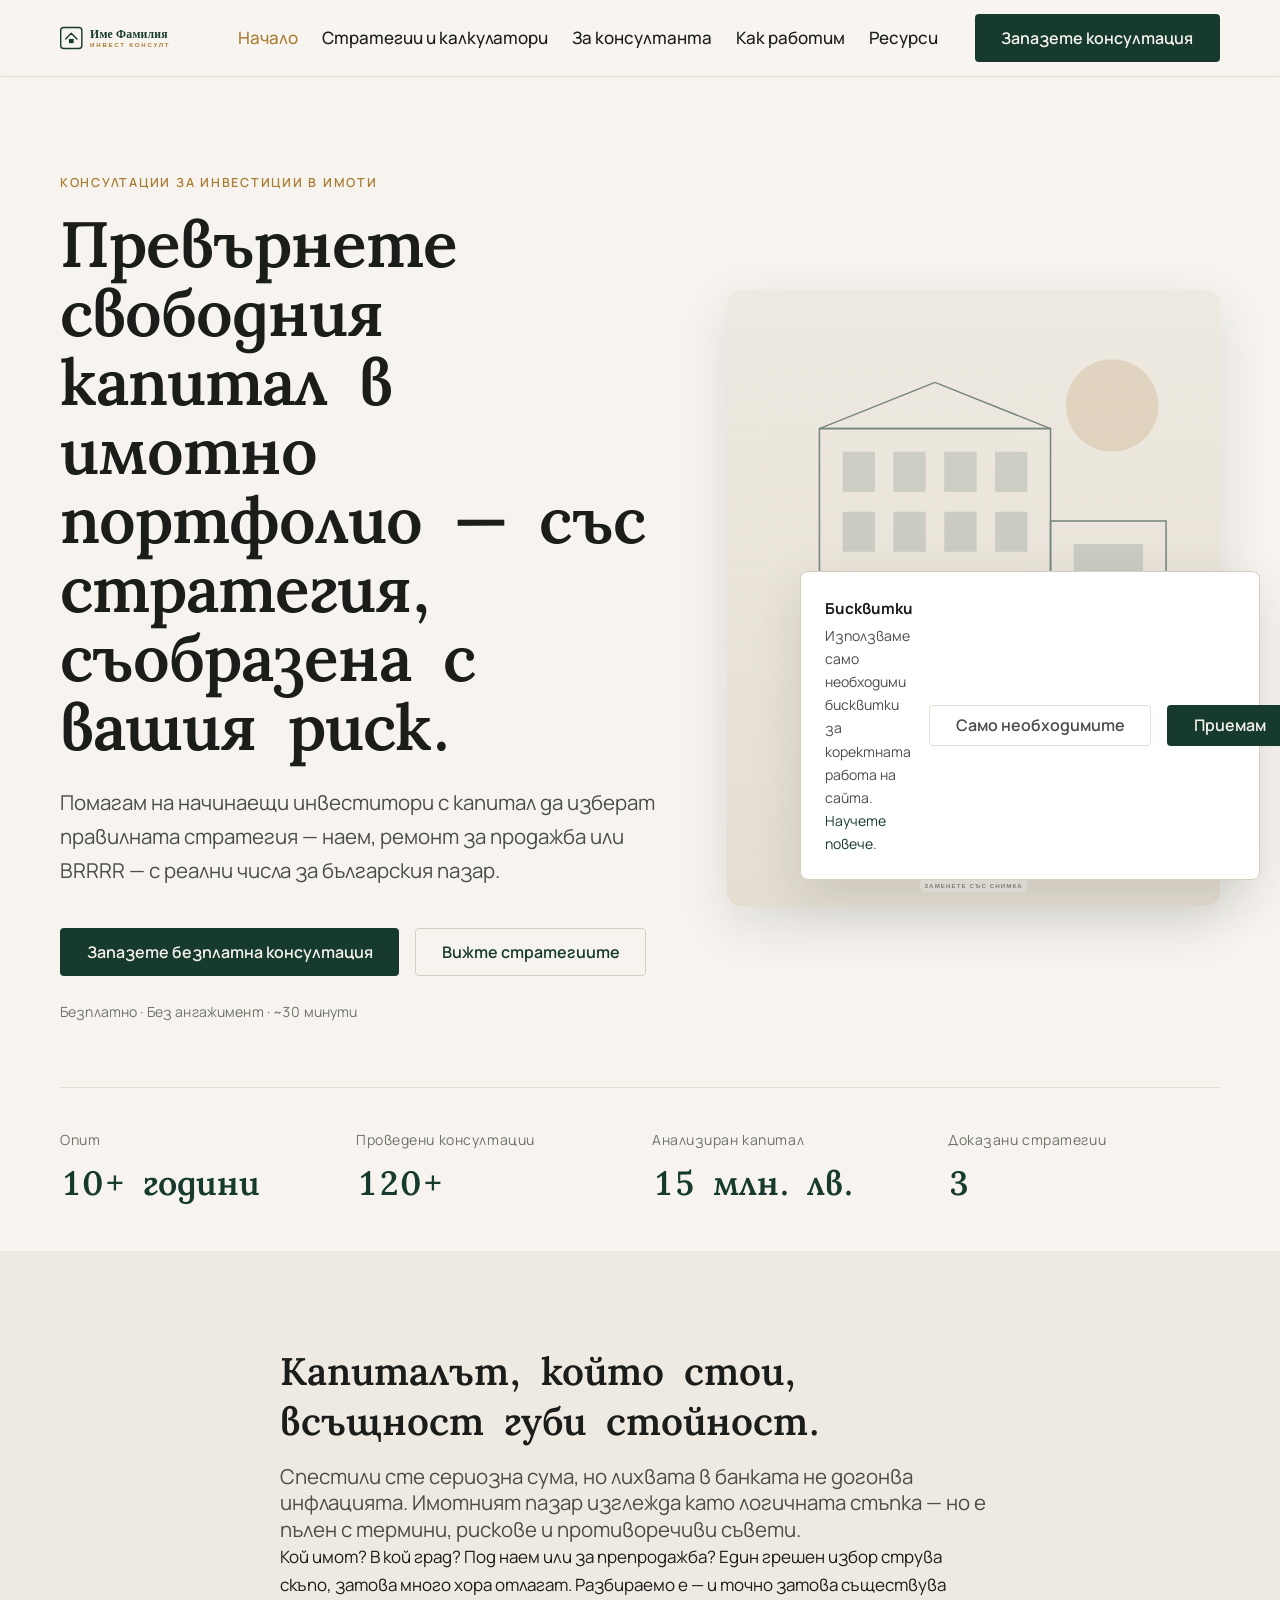
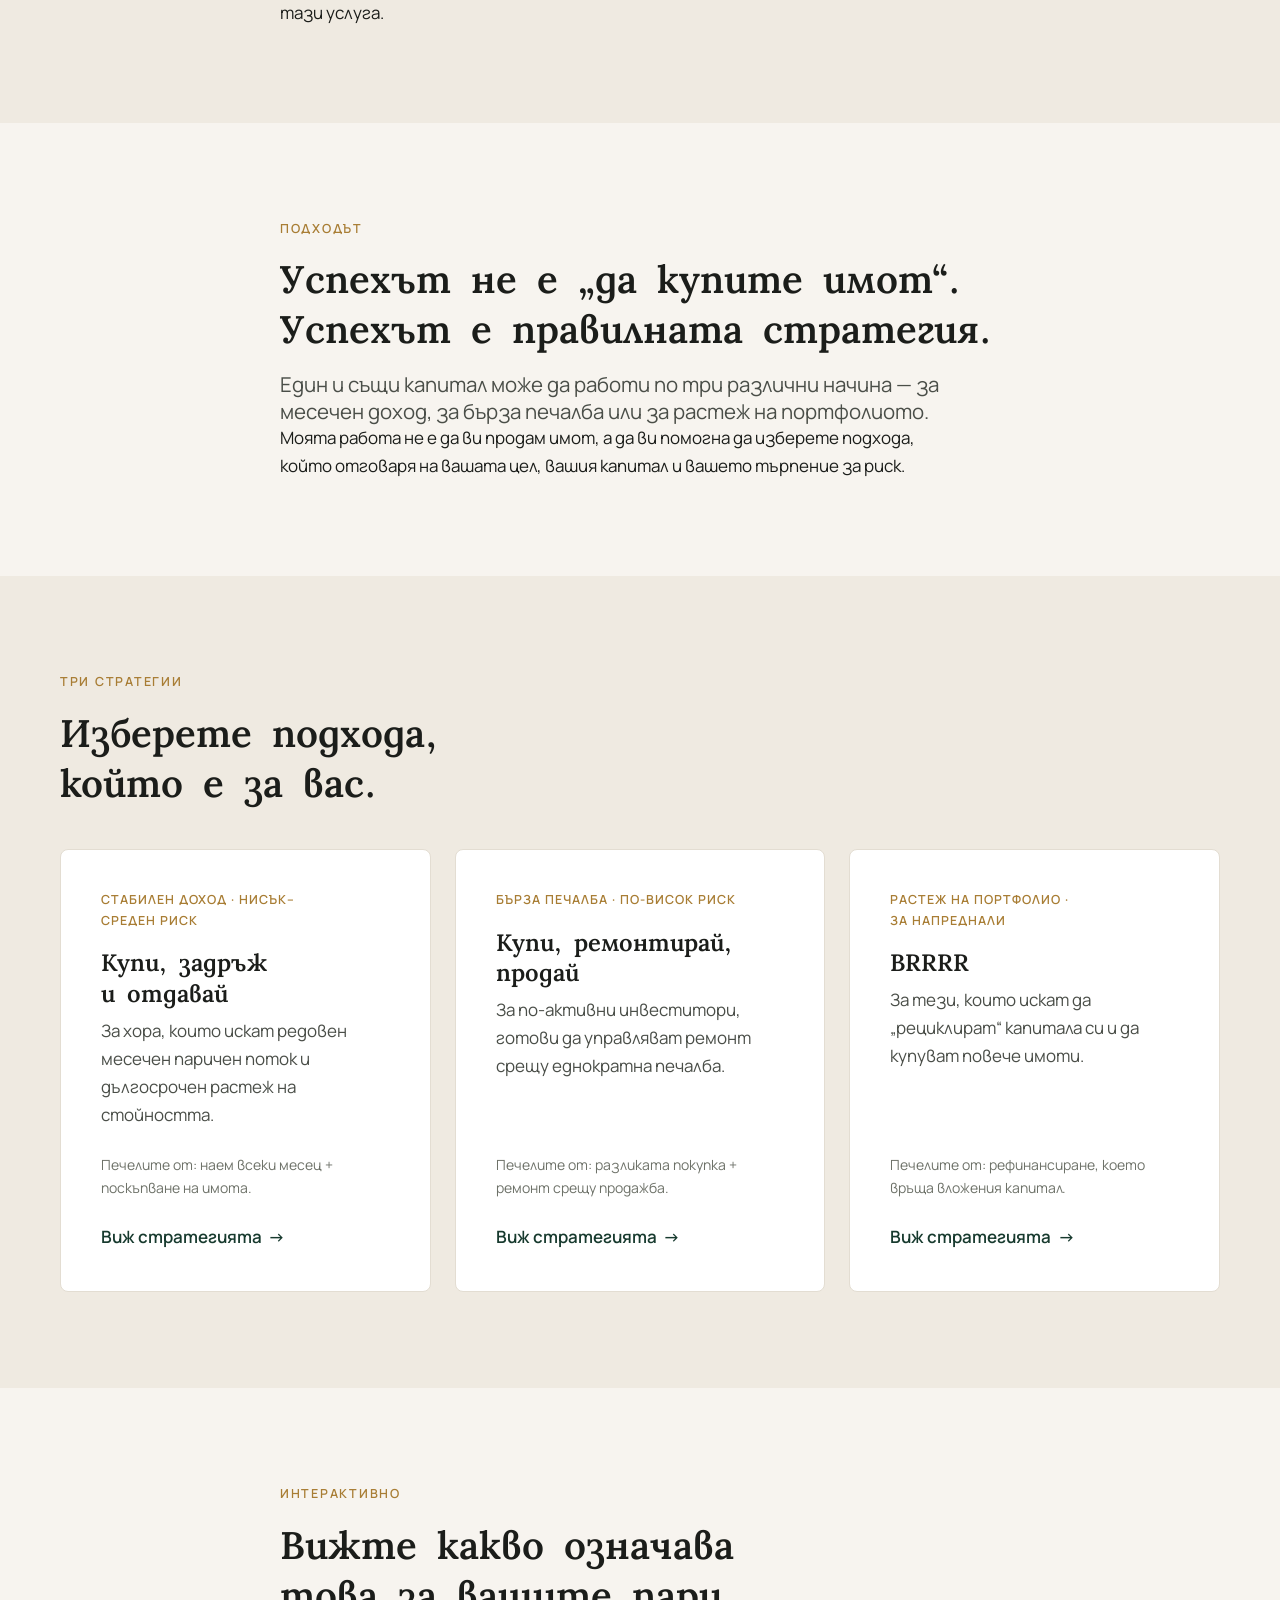
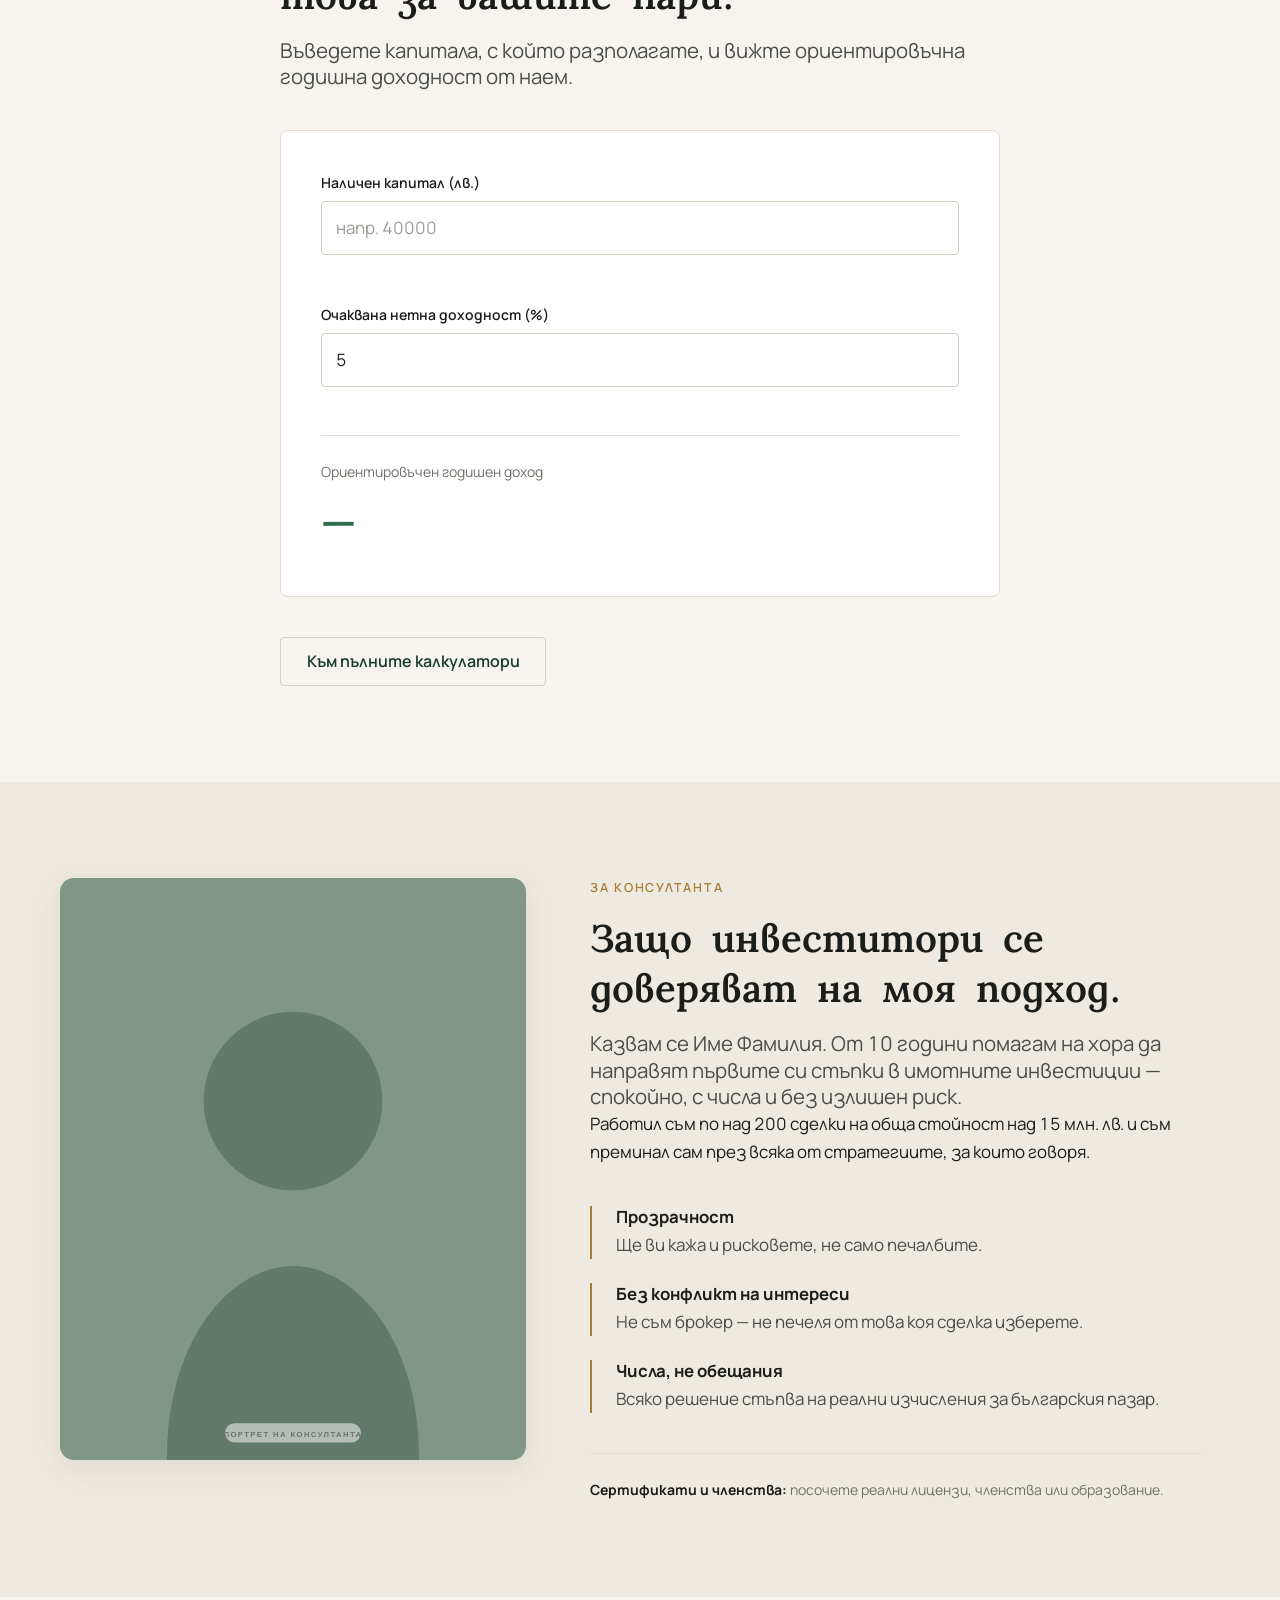
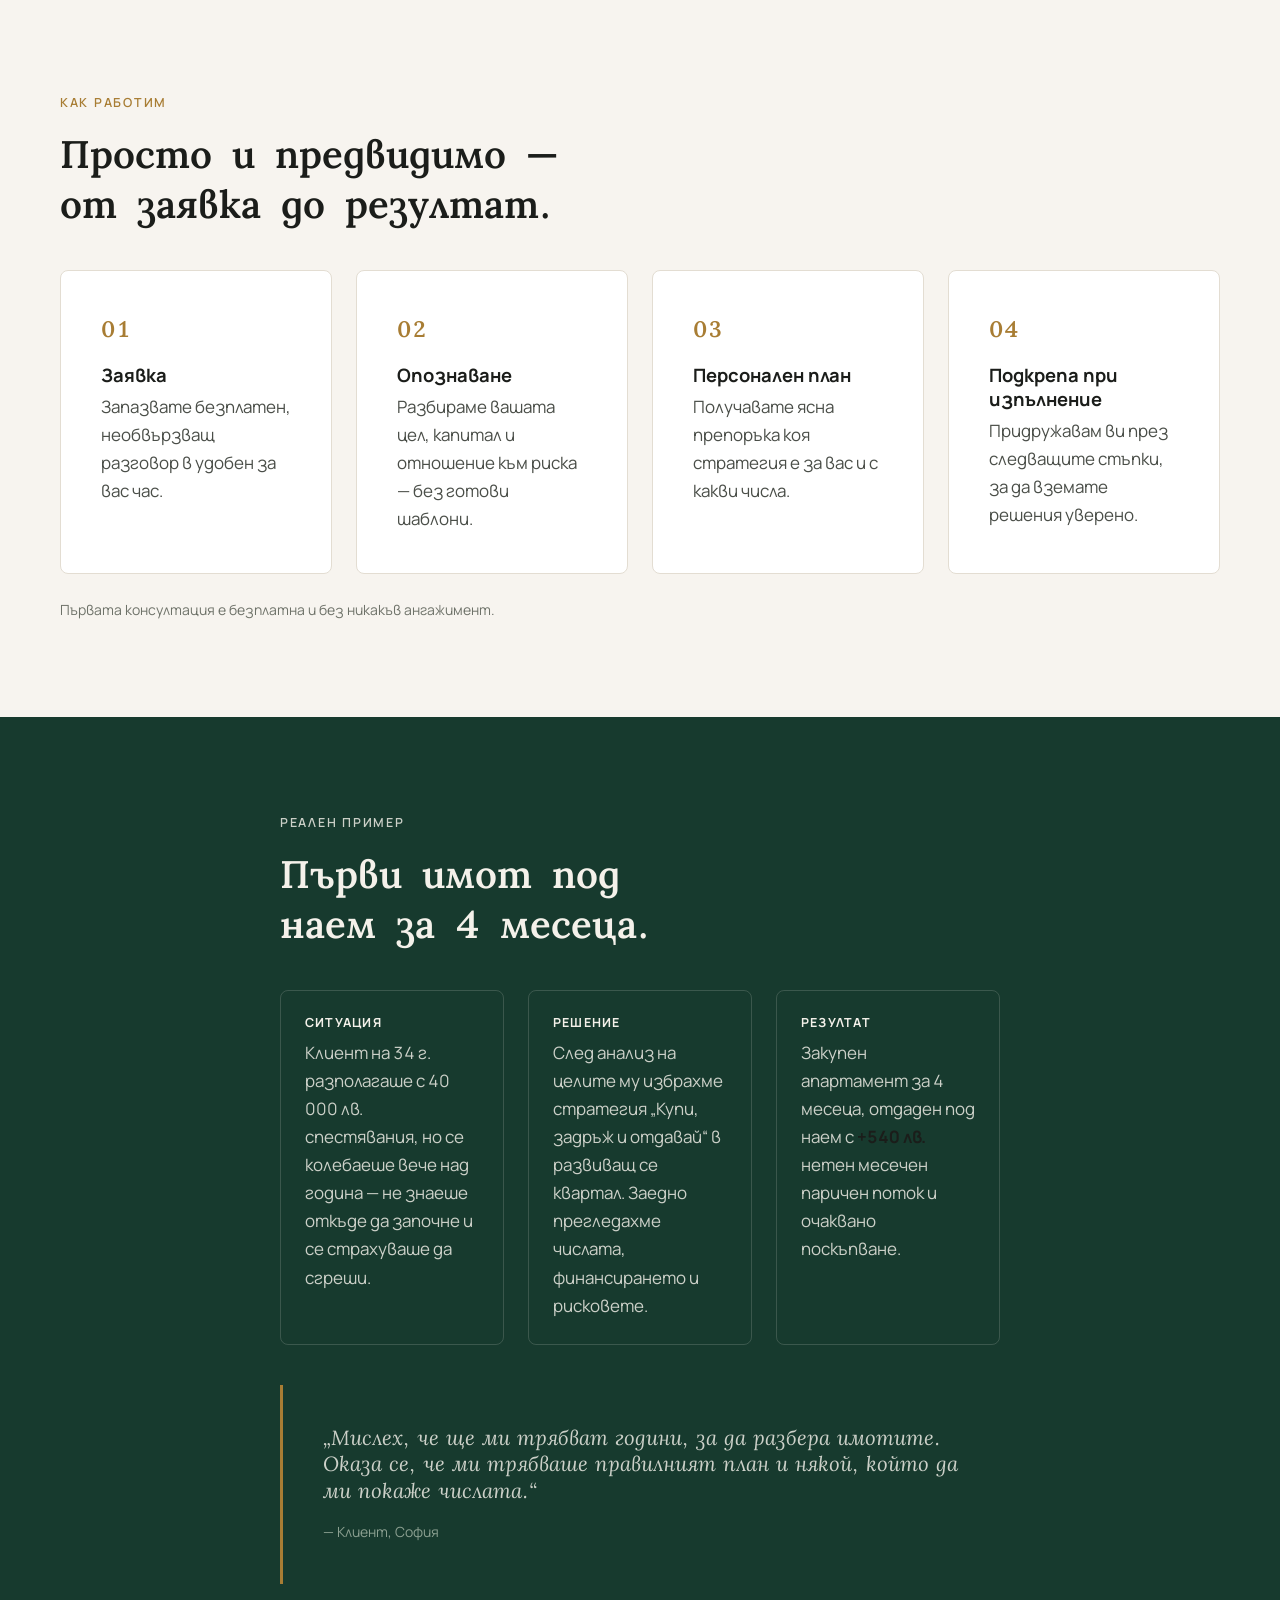
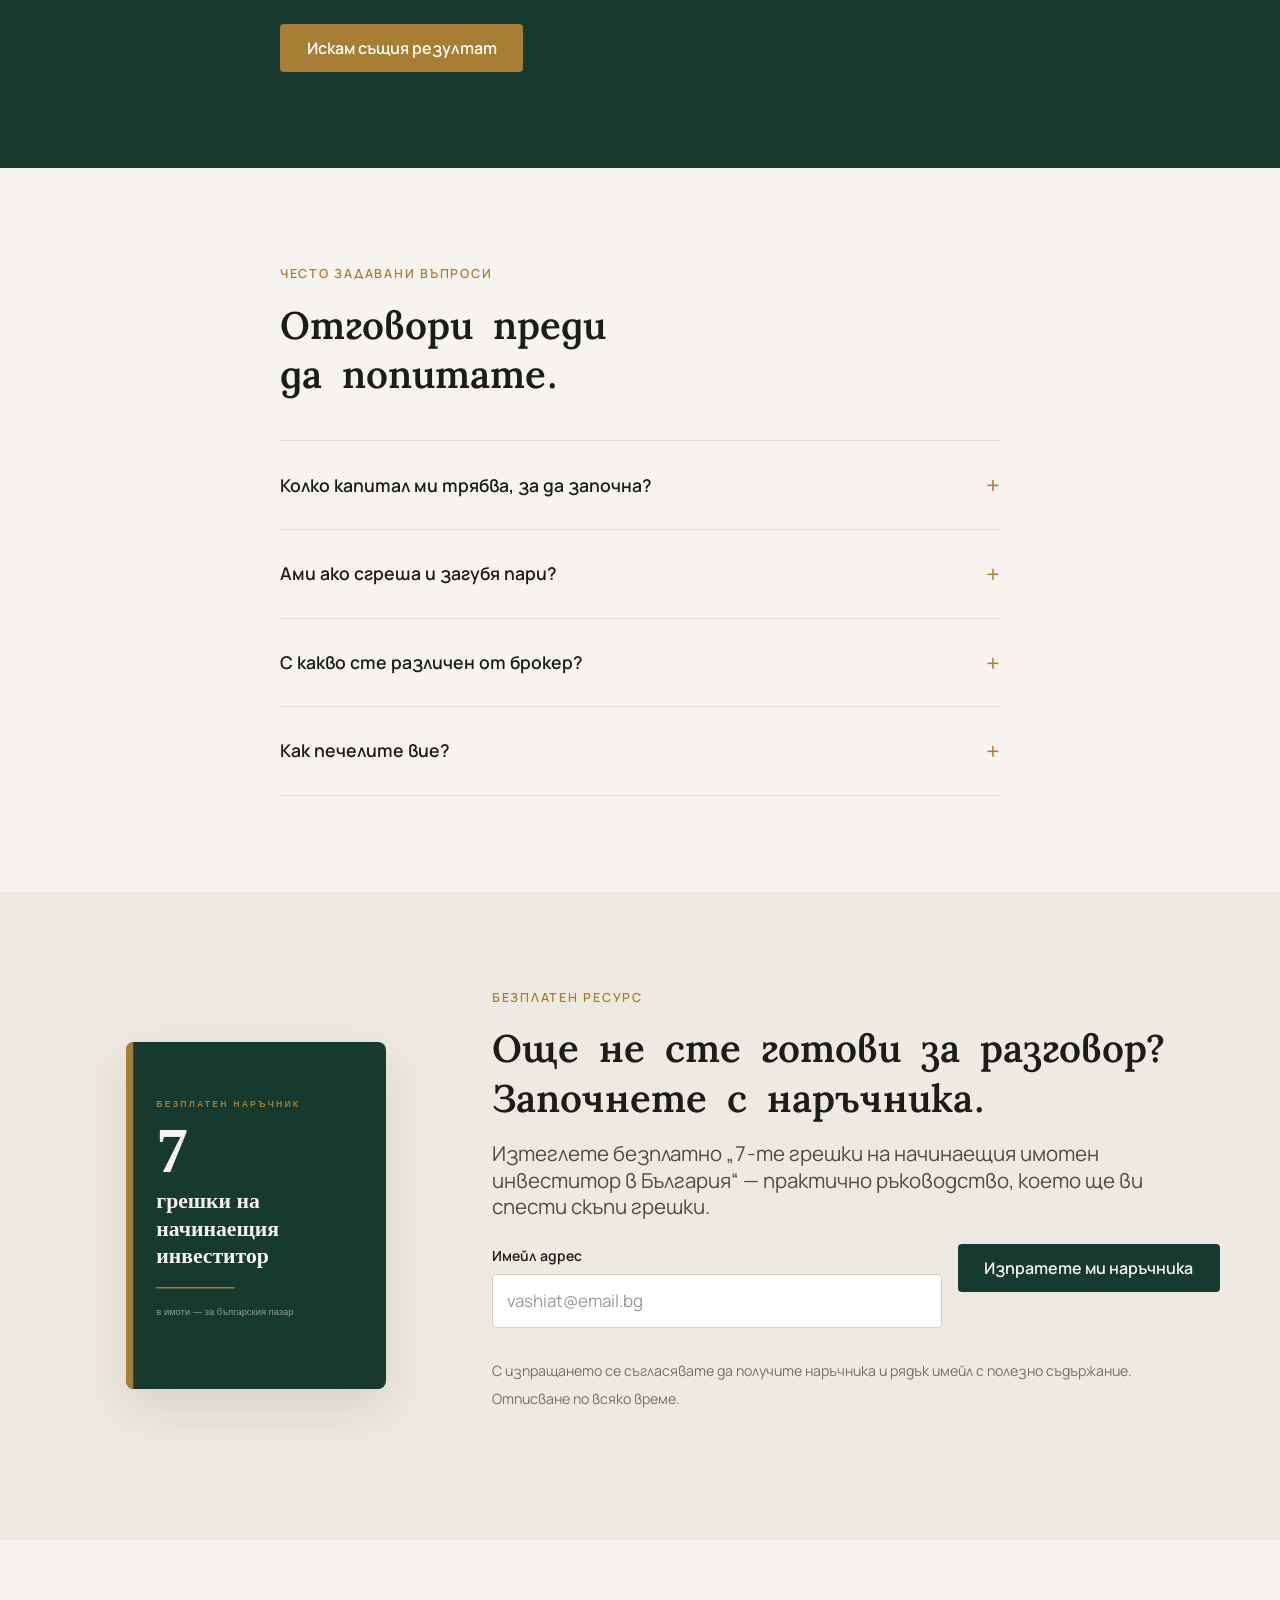
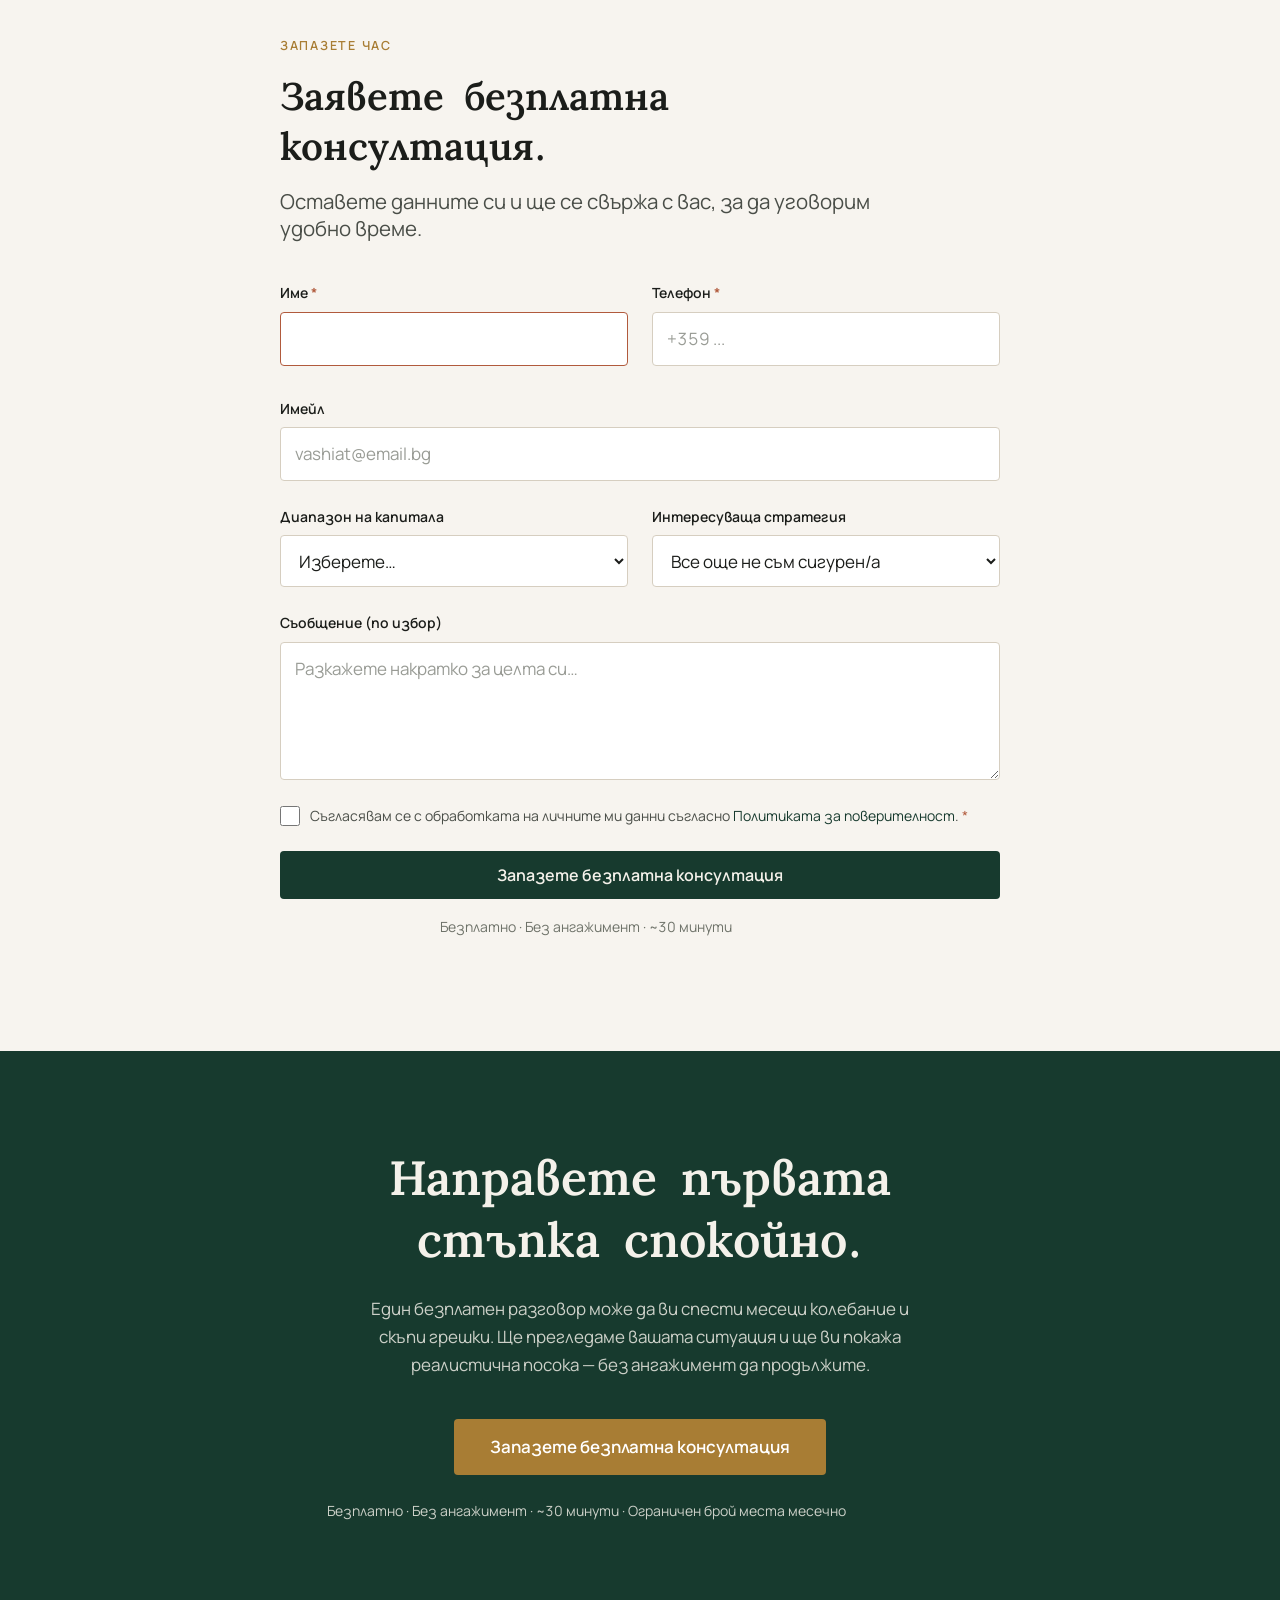
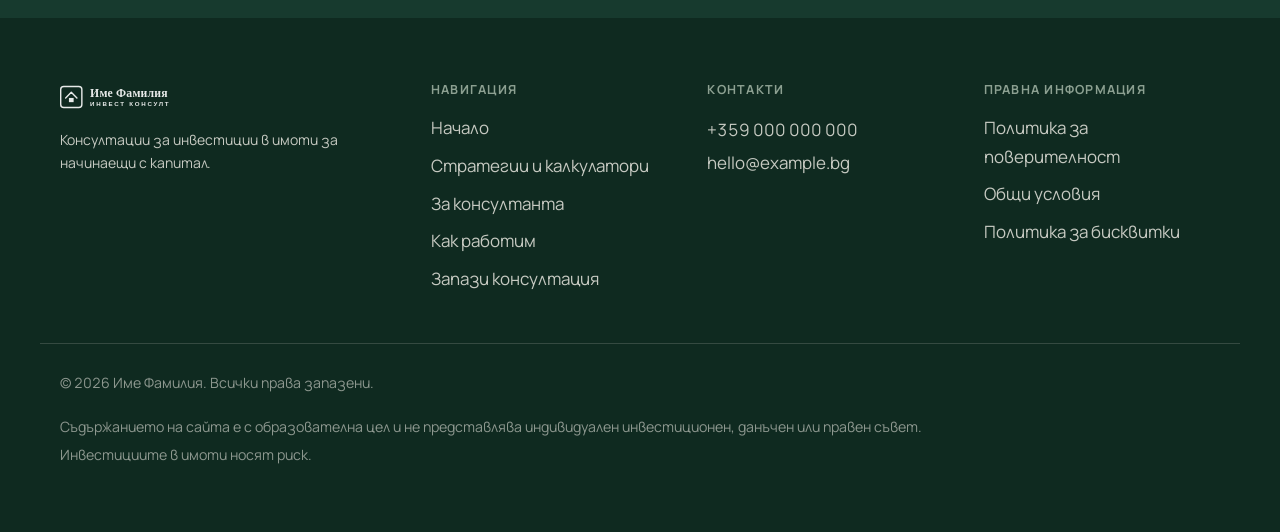
<file: index.html>
<!DOCTYPE html>
<html lang="bg">
<head>
  <meta charset="UTF-8">
  <meta name="viewport" content="width=device-width, initial-scale=1.0">
  <title>Име Фамилия — Консултант за инвестиции в имоти</title>
  <meta name="description" content="Персонални консултации за начинаещи инвеститори с капитал. Изберете правилната имотна стратегия — наем, ремонт за продажба или BRRRR — с реални числа за българския пазар.">
  <meta name="theme-color" content="#173A2E">
  <link rel="canonical" href="https://example.bg/">

  <meta property="og:type" content="website">
  <meta property="og:locale" content="bg_BG">
  <meta property="og:title" content="Име Фамилия — Консултант за инвестиции в имоти">
  <meta property="og:description" content="Изберете правилната имотна стратегия с реални числа за българския пазар.">
  <meta property="og:image" content="assets/og-cover.svg">

  <link rel="icon" href="assets/favicon.svg" type="image/svg+xml">

  <link rel="preconnect" href="https://fonts.googleapis.com">
  <link rel="preconnect" href="https://fonts.gstatic.com" crossorigin>
  <link href="https://fonts.googleapis.com/css2?family=Lora:wght@500;600&family=Manrope:wght@400;500;600;700&display=swap&subset=cyrillic" rel="stylesheet">

  <link rel="stylesheet" href="style.css">

  <script type="application/ld+json">
  {
    "@context": "https://schema.org",
    "@type": "ProfessionalService",
    "name": "Име Фамилия — Консултации за инвестиции в имоти",
    "description": "Консултации за начинаещи инвеститори с капитал: избор на имотна стратегия с реални числа за българския пазар.",
    "areaServed": "BG",
    "url": "https://example.bg/",
    "telephone": "+359000000000",
    "priceRange": "€€",
    "provider": {
      "@type": "Person",
      "name": "Име Фамилия",
      "jobTitle": "Консултант за инвестиции в имоти"
    }
  }
  </script>
</head>
<body>
  <a class="skip-link" href="#main">Към основното съдържание</a>

  <!-- ============ HEADER ============ -->
  <header class="site-header" id="top">
    <div class="container site-header__inner">
      <a class="brand" href="index.html" aria-label="Начало">
        <img class="brand__logo" src="assets/logo.svg" alt="Име Фамилия" width="150" height="32">
      </a>

      <nav class="main-nav" aria-label="Основна навигация">
        <button class="nav-toggle" type="button" aria-expanded="false" aria-controls="primary-menu" aria-label="Отвори менюто">
          <span class="nav-toggle__bar"></span>
        </button>
        <ul class="main-nav__list" id="primary-menu">
          <li><a href="index.html" aria-current="page">Начало</a></li>
          <li><a href="strategies.html">Стратегии и калкулатори</a></li>
          <li><a href="index.html#za-men">За консултанта</a></li>
          <li><a href="index.html#proces">Как работим</a></li>
          <li><a href="index.html#resursi">Ресурси</a></li>
        </ul>
      </nav>

      <a class="btn btn--primary site-header__cta" href="index.html#konsultacia">Запазете консултация</a>
    </div>
  </header>

  <main id="main">

    <!-- ============ HERO ============ -->
    <section class="hero" id="nachalo" aria-labelledby="hero-title">
      <div class="container hero__inner">
        <div class="hero__content" data-reveal>
          <p class="eyebrow">Консултации за инвестиции в имоти</p>
          <h1 class="hero__title" id="hero-title">Превърнете свободния капитал в имотно портфолио — със стратегия, съобразена с вашия риск.</h1>
          <p class="hero__subtitle">Помагам на начинаещи инвеститори с капитал да изберат правилната стратегия — наем, ремонт за продажба или BRRRR — с реални числа за българския пазар.</p>
          <div class="hero__actions">
            <a class="btn btn--primary" href="index.html#konsultacia">Запазете безплатна консултация</a>
            <a class="btn btn--secondary" href="strategies.html">Вижте стратегиите</a>
          </div>
          <p class="hero__reassurance">Безплатно · Без ангажимент · ~30 минути</p>
        </div>
        <figure class="hero__media" data-reveal>
          <img src="assets/hero-property.svg" alt="Съвременна жилищна сграда в български град" width="640" height="800" loading="eager">
        </figure>
      </div>

      <div class="container">
        <dl class="proof-bar" aria-label="Показатели за доверие" data-reveal>
          <div class="proof-bar__item">
            <dt class="proof-bar__label">Опит</dt>
            <dd class="proof-bar__value">10+ години</dd>
          </div>
          <div class="proof-bar__item">
            <dt class="proof-bar__label">Проведени консултации</dt>
            <dd class="proof-bar__value">120+</dd>
          </div>
          <div class="proof-bar__item">
            <dt class="proof-bar__label">Анализиран капитал</dt>
            <dd class="proof-bar__value">15 млн. лв.</dd>
          </div>
          <div class="proof-bar__item">
            <dt class="proof-bar__label">Доказани стратегии</dt>
            <dd class="proof-bar__value">3</dd>
          </div>
        </dl>
      </div>
    </section>

    <!-- ============ ПРОБЛЕМ ============ -->
    <section class="section section--sand" id="problem" aria-labelledby="problem-title">
      <div class="container container--narrow" data-reveal>
        <h2 class="section__title" id="problem-title">Капиталът, който стои, всъщност губи стойност.</h2>
        <p class="section__lead">Спестили сте сериозна сума, но лихвата в банката не догонва инфлацията. Имотният пазар изглежда като логичната стъпка — но е пълен с термини, рискове и противоречиви съвети.</p>
        <p>Кой имот? В кой град? Под наем или за препродажба? Един грешен избор струва скъпо, затова много хора отлагат. Разбираемо е — и точно затова съществува тази услуга.</p>
      </div>
    </section>

    <!-- ============ ПОДХОД ============ -->
    <section class="section" id="podhod" aria-labelledby="podhod-title">
      <div class="container container--narrow" data-reveal>
        <p class="eyebrow">Подходът</p>
        <h2 class="section__title" id="podhod-title">Успехът не е „да купите имот“. Успехът е правилната стратегия.</h2>
        <p class="section__lead">Един и същи капитал може да работи по три различни начина — за месечен доход, за бърза печалба или за растеж на портфолиото.</p>
        <p>Моята работа не е да ви продам имот, а да ви помогна да изберете подхода, който отговаря на вашата цел, вашия капитал и вашето търпение за риск.</p>
      </div>
    </section>

    <!-- ============ СТРАТЕГИИ (тийзъри) ============ -->
    <section class="section section--sand" id="strategii-teaser" aria-labelledby="strategii-title">
      <div class="container">
        <header class="section__head" data-reveal>
          <p class="eyebrow">Три стратегии</p>
          <h2 class="section__title" id="strategii-title">Изберете подхода, който е за вас.</h2>
        </header>

        <ul class="card-grid">
          <li class="strategy-card" data-reveal>
            <p class="strategy-card__tag">Стабилен доход · Нисък–среден риск</p>
            <h3 class="strategy-card__title">Купи, задръж и отдавай</h3>
            <p class="strategy-card__text">За хора, които искат редовен месечен паричен поток и дългосрочен растеж на стойността.</p>
            <p class="strategy-card__meta">Печелите от: наем всеки месец + поскъпване на имота.</p>
            <a class="link-arrow" href="strategies.html#kupi-zadrzhi">Виж стратегията <span aria-hidden="true">→</span></a>
          </li>

          <li class="strategy-card" data-reveal>
            <p class="strategy-card__tag">Бърза печалба · По-висок риск</p>
            <h3 class="strategy-card__title">Купи, ремонтирай, продай</h3>
            <p class="strategy-card__text">За по-активни инвеститори, готови да управляват ремонт срещу еднократна печалба.</p>
            <p class="strategy-card__meta">Печелите от: разликата покупка + ремонт срещу продажба.</p>
            <a class="link-arrow" href="strategies.html#remontiraj-prodaj">Виж стратегията <span aria-hidden="true">→</span></a>
          </li>

          <li class="strategy-card" data-reveal>
            <p class="strategy-card__tag">Растеж на портфолио · За напреднали</p>
            <h3 class="strategy-card__title">BRRRR</h3>
            <p class="strategy-card__text">За тези, които искат да „рециклират“ капитала си и да купуват повече имоти.</p>
            <p class="strategy-card__meta">Печелите от: рефинансиране, което връща вложения капитал.</p>
            <a class="link-arrow" href="strategies.html#brrrr">Виж стратегията <span aria-hidden="true">→</span></a>
          </li>
        </ul>
      </div>
    </section>

    <!-- ============ МИНИ-КАЛКУЛАТОР ============ -->
    <section class="section" id="brz-kalkulator" aria-labelledby="mini-calc-title">
      <div class="container container--narrow" data-reveal>
        <p class="eyebrow">Интерактивно</p>
        <h2 class="section__title" id="mini-calc-title">Вижте какво означава това за вашите пари.</h2>
        <p class="section__lead">Въведете капитала, с който разполагате, и вижте ориентировъчна годишна доходност от наем.</p>

        <form class="mini-calc" id="miniCalcForm" novalidate>
          <div class="field">
            <label for="mini-capital">Наличен капитал (лв.)</label>
            <input type="number" id="mini-capital" name="capital" inputmode="numeric" min="0" step="1000" placeholder="напр. 40000">
          </div>
          <div class="field">
            <label for="mini-yield">Очаквана нетна доходност (%)</label>
            <input type="number" id="mini-yield" name="yield" inputmode="decimal" min="0" step="0.1" value="5" placeholder="напр. 5">
          </div>

          <div class="mini-calc__result">
            <p class="mini-calc__result-label">Ориентировъчен годишен доход</p>
            <output class="mini-calc__result-value" id="miniCalcOutput" for="mini-capital mini-yield" aria-live="polite">—</output>
          </div>
        </form>

        <a class="btn btn--secondary" href="strategies.html#kalkulatori">Към пълните калкулатори</a>
      </div>
    </section>

    <!-- ============ ЗА КОНСУЛТАНТА ============ -->
    <section class="section section--sand" id="za-men" aria-labelledby="about-title">
      <div class="container about">
        <figure class="about__media" data-reveal>
          <img src="assets/consultant-portrait.svg" alt="Портрет на Име Фамилия, консултант за инвестиции в имоти" width="480" height="600">
        </figure>
        <div class="about__content" data-reveal>
          <p class="eyebrow">За консултанта</p>
          <h2 class="section__title" id="about-title">Защо инвеститори се доверяват на моя подход.</h2>
          <p class="section__lead">Казвам се Име Фамилия. От 10 години помагам на хора да направят първите си стъпки в имотните инвестиции — спокойно, с числа и без излишен риск.</p>
          <p>Работил съм по над 200 сделки на обща стойност над 15 млн. лв. и съм преминал сам през всяка от стратегиите, за които говоря.</p>

          <ul class="principles">
            <li class="principles__item">
              <h3 class="principles__title">Прозрачност</h3>
              <p>Ще ви кажа и рисковете, не само печалбите.</p>
            </li>
            <li class="principles__item">
              <h3 class="principles__title">Без конфликт на интереси</h3>
              <p>Не съм брокер — не печеля от това коя сделка изберете.</p>
            </li>
            <li class="principles__item">
              <h3 class="principles__title">Числа, не обещания</h3>
              <p>Всяко решение стъпва на реални изчисления за българския пазар.</p>
            </li>
          </ul>

          <p class="about__credentials"><strong>Сертификати и членства:</strong> посочете реални лицензи, членства или образование.</p>
        </div>
      </div>
    </section>

    <!-- ============ ПРОЦЕС ============ -->
    <section class="section" id="proces" aria-labelledby="process-title">
      <div class="container">
        <header class="section__head" data-reveal>
          <p class="eyebrow">Как работим</p>
          <h2 class="section__title" id="process-title">Просто и предвидимо — от заявка до резултат.</h2>
        </header>

        <ol class="process">
          <li class="process__step" data-reveal>
            <span class="process__num" aria-hidden="true">01</span>
            <h3 class="process__title">Заявка</h3>
            <p>Запазвате безплатен, необвързващ разговор в удобен за вас час.</p>
          </li>
          <li class="process__step" data-reveal>
            <span class="process__num" aria-hidden="true">02</span>
            <h3 class="process__title">Опознаване</h3>
            <p>Разбираме вашата цел, капитал и отношение към риска — без готови шаблони.</p>
          </li>
          <li class="process__step" data-reveal>
            <span class="process__num" aria-hidden="true">03</span>
            <h3 class="process__title">Персонален план</h3>
            <p>Получавате ясна препоръка коя стратегия е за вас и с какви числа.</p>
          </li>
          <li class="process__step" data-reveal>
            <span class="process__num" aria-hidden="true">04</span>
            <h3 class="process__title">Подкрепа при изпълнение</h3>
            <p>Придружавам ви през следващите стъпки, за да вземате решения уверено.</p>
          </li>
        </ol>
        <p class="section__note">Първата консултация е безплатна и без никакъв ангажимент.</p>
      </div>
    </section>

    <!-- ============ ДОКАЗАТЕЛСТВА / КАЗУС ============ -->
    <section class="section section--dark" id="dokazatelstva" aria-labelledby="proof-title">
      <div class="container container--narrow">
        <p class="eyebrow eyebrow--light">Реален пример</p>
        <h2 class="section__title" id="proof-title">Първи имот под наем за 4 месеца.</h2>

        <div class="case">
          <div class="case__block" data-reveal>
            <h3 class="case__label">Ситуация</h3>
            <p>Клиент на 34 г. разполагаше с 40 000 лв. спестявания, но се колебаеше вече над година — не знаеше откъде да започне и се страхуваше да сгреши.</p>
          </div>
          <div class="case__block" data-reveal>
            <h3 class="case__label">Решение</h3>
            <p>След анализ на целите му избрахме стратегия „Купи, задръж и отдавай“ в развиващ се квартал. Заедно прегледахме числата, финансирането и рисковете.</p>
          </div>
          <div class="case__block" data-reveal>
            <h3 class="case__label">Резултат</h3>
            <p>Закупен апартамент за 4 месеца, отдаден под наем с <strong>+540 лв.</strong> нетен месечен паричен поток и очаквано поскъпване.</p>
          </div>
        </div>

        <blockquote class="testimonial">
          <p class="testimonial__quote">„Мислех, че ще ми трябват години, за да разбера имотите. Оказа се, че ми трябваше правилният план и някой, който да ми покаже числата.“</p>
          <footer class="testimonial__author">— Клиент, София</footer>
        </blockquote>

        <a class="btn btn--brass" href="index.html#konsultacia">Искам същия резултат</a>
      </div>
    </section>

    <!-- ============ FAQ ============ -->
    <section class="section" id="vaprosi" aria-labelledby="faq-title">
      <div class="container container--narrow">
        <header class="section__head" data-reveal>
          <p class="eyebrow">Често задавани въпроси</p>
          <h2 class="section__title" id="faq-title">Отговори преди да попитате.</h2>
        </header>

        <div class="faq" data-reveal>
          <details class="faq__item">
            <summary class="faq__question">Колко капитал ми трябва, за да започна?</summary>
            <div class="faq__answer">
              <p>Зависи от стратегията и града. На консултацията изчисляваме конкретен минимален капитал за вашата цел — без общи приказки.</p>
            </div>
          </details>
          <details class="faq__item">
            <summary class="faq__question">Ами ако сгреша и загубя пари?</summary>
            <div class="faq__answer">
              <p>Точно затова започваме с числа и оценка на риска, преди да вложите и един лев. Целта е информирано решение, не бърза сделка.</p>
            </div>
          </details>
          <details class="faq__item">
            <summary class="faq__question">С какво сте различен от брокер?</summary>
            <div class="faq__answer">
              <p>Не продавам имоти и не взимам комисиона от сделка. Работя за вас — да изберете правилната стратегия, независимо кой имот купите.</p>
            </div>
          </details>
          <details class="faq__item">
            <summary class="faq__question">Как печелите вие?</summary>
            <div class="faq__answer">
              <p>От консултантската услуга — прозрачно и предварително договорено. Първият разговор е безплатен.</p>
            </div>
          </details>
        </div>
      </div>
    </section>

    <!-- ============ ОБРАЗОВАТЕЛЕН МАГНИТ ============ -->
    <section class="section section--sand" id="resursi" aria-labelledby="magnet-title">
      <div class="container lead-magnet">
        <figure class="lead-magnet__media" data-reveal>
          <img src="assets/guide-cover.svg" alt="Корица на безплатния наръчник за начинаещи имотни инвеститори" width="360" height="480">
        </figure>
        <div class="lead-magnet__content" data-reveal>
          <p class="eyebrow">Безплатен ресурс</p>
          <h2 class="section__title" id="magnet-title">Още не сте готови за разговор? Започнете с наръчника.</h2>
          <p class="section__lead">Изтеглете безплатно „7-те грешки на начинаещия имотен инвеститор в България“ — практично ръководство, което ще ви спести скъпи грешки.</p>

          <form class="form form--inline" id="leadMagnetForm" action="https://formspree.io/f/PLACEHOLDER" method="post" novalidate>
            <div class="field">
              <label for="magnet-email">Имейл адрес</label>
              <input type="email" id="magnet-email" name="email" autocomplete="email" required placeholder="vashiat@email.bg">
              <small class="field__error" aria-live="polite"></small>
            </div>
            <button class="btn btn--primary" type="submit">Изпратете ми наръчника</button>
            <p class="form__consent">
              <small>С изпращането се съгласявате да получите наръчника и рядък имейл с полезно съдържание. Отписване по всяко време.</small>
            </p>
            <p class="form__status" id="magnetStatus" role="status" aria-live="polite"></p>
          </form>
        </div>
      </div>
    </section>

    <!-- ============ КОНСУЛТАЦИЯ (форма) ============ -->
    <section class="section" id="konsultacia" aria-labelledby="consult-title">
      <div class="container container--narrow">
        <header class="section__head" data-reveal>
          <p class="eyebrow">Запазете час</p>
          <h2 class="section__title" id="consult-title">Заявете безплатна консултация.</h2>
          <p class="section__lead">Оставете данните си и ще се свържа с вас, за да уговорим удобно време.</p>
        </header>

        <form class="form" id="consultForm" action="https://formspree.io/f/PLACEHOLDER" method="post" novalidate data-reveal>
          <div class="form__row">
            <div class="field">
              <label for="c-name">Име <span class="req" aria-hidden="true">*</span></label>
              <input type="text" id="c-name" name="name" autocomplete="name" required>
              <small class="field__error" aria-live="polite"></small>
            </div>
            <div class="field">
              <label for="c-phone">Телефон <span class="req" aria-hidden="true">*</span></label>
              <input type="tel" id="c-phone" name="phone" autocomplete="tel" inputmode="tel" required placeholder="+359 ...">
              <small class="field__error" aria-live="polite"></small>
            </div>
          </div>

          <div class="field">
            <label for="c-email">Имейл</label>
            <input type="email" id="c-email" name="email" autocomplete="email" placeholder="vashiat@email.bg">
          </div>

          <div class="form__row">
            <div class="field">
              <label for="c-capital">Диапазон на капитала</label>
              <select id="c-capital" name="capital_range">
                <option value="">Изберете…</option>
                <option value="do-30k">До 30 000 лв.</option>
                <option value="30-70k">30 000 – 70 000 лв.</option>
                <option value="70-150k">70 000 – 150 000 лв.</option>
                <option value="nad-150k">Над 150 000 лв.</option>
              </select>
            </div>
            <div class="field">
              <label for="c-strategy">Интересуваща стратегия</label>
              <select id="c-strategy" name="strategy">
                <option value="">Все още не съм сигурен/а</option>
                <option value="kupi-zadrzhi">Купи, задръж и отдавай</option>
                <option value="fix-flip">Купи, ремонтирай, продай</option>
                <option value="brrrr">BRRRR</option>
              </select>
            </div>
          </div>

          <div class="field">
            <label for="c-message">Съобщение (по избор)</label>
            <textarea id="c-message" name="message" rows="4" placeholder="Разкажете накратко за целта си…"></textarea>
          </div>

          <div class="field field--checkbox">
            <input type="checkbox" id="c-consent" name="consent" required>
            <label for="c-consent">Съгласявам се с обработката на личните ми данни съгласно <a href="#">Политиката за поверителност</a>. <span class="req" aria-hidden="true">*</span></label>
          </div>

          <button class="btn btn--primary btn--block" type="submit">Запазете безплатна консултация</button>
          <p class="form__reassurance">Безплатно · Без ангажимент · ~30 минути</p>

          <p class="form__status" id="consultStatus" role="status" aria-live="polite"></p>
        </form>
      </div>
    </section>

    <!-- ============ ФИНАЛЕН CTA ============ -->
    <section class="section section--dark cta-band" id="cta" aria-labelledby="final-cta-title">
      <div class="container container--narrow">
        <h2 class="cta-band__title" id="final-cta-title">Направете първата стъпка спокойно.</h2>
        <p class="cta-band__text">Един безплатен разговор може да ви спести месеци колебание и скъпи грешки. Ще прегледаме вашата ситуация и ще ви покажа реалистична посока — без ангажимент да продължите.</p>
        <a class="btn btn--brass btn--large" href="index.html#konsultacia">Запазете безплатна консултация</a>
        <p class="cta-band__note">Безплатно · Без ангажимент · ~30 минути · Ограничен брой места месечно</p>
      </div>
    </section>

  </main>

  <!-- ============ FOOTER ============ -->
  <footer class="site-footer">
    <div class="container site-footer__inner">
      <div class="site-footer__brand">
        <img class="brand__logo" src="assets/logo.svg" alt="" width="150" height="32">
        <p>Консултации за инвестиции в имоти за начинаещи с капитал.</p>
      </div>

      <nav class="site-footer__nav" aria-label="Долна навигация">
        <h2 class="site-footer__heading">Навигация</h2>
        <ul>
          <li><a href="index.html">Начало</a></li>
          <li><a href="strategies.html">Стратегии и калкулатори</a></li>
          <li><a href="index.html#za-men">За консултанта</a></li>
          <li><a href="index.html#proces">Как работим</a></li>
          <li><a href="index.html#konsultacia">Запази консултация</a></li>
        </ul>
      </nav>

      <div class="site-footer__contact">
        <h2 class="site-footer__heading">Контакти</h2>
        <address>
          <a href="tel:+359000000000">+359 000 000 000</a><br>
          <a href="mailto:hello@example.bg">hello@example.bg</a>
        </address>
      </div>

      <nav class="site-footer__legal" aria-label="Правна информация">
        <h2 class="site-footer__heading">Правна информация</h2>
        <ul>
          <li><a href="#">Политика за поверителност</a></li>
          <li><a href="#">Общи условия</a></li>
          <li><a href="#">Политика за бисквитки</a></li>
        </ul>
      </nav>
    </div>

    <div class="container site-footer__bottom">
      <p><small>© <span id="year">2026</span> Име Фамилия. Всички права запазени.</small></p>
      <p class="disclaimer"><small>Съдържанието на сайта е с образователна цел и не представлява индивидуален инвестиционен, данъчен или правен съвет. Инвестициите в имоти носят риск.</small></p>
    </div>
  </footer>

  <!-- ============ MOBILE STICKY CTA ============ -->
  <div class="mobile-cta">
    <a class="btn btn--primary btn--block" href="index.html#konsultacia">Запазете безплатна консултация</a>
  </div>

  <!-- ============ COOKIE CONSENT ============ -->
  <div class="cookie" id="cookieConsent" role="dialog" aria-labelledby="cookie-title" aria-describedby="cookie-text" hidden>
    <div class="cookie__inner">
      <div>
        <p class="cookie__title" id="cookie-title">Бисквитки</p>
        <p class="cookie__text" id="cookie-text">Използваме само необходими бисквитки за коректната работа на сайта. <a href="#">Научете повече</a>.</p>
      </div>
      <div class="cookie__actions">
        <button class="btn btn--ghost" type="button" data-cookie="decline">Само необходимите</button>
        <button class="btn btn--primary" type="button" data-cookie="accept">Приемам</button>
      </div>
    </div>
  </div>

  <script src="script.js" defer></script>
</body>
</html>
</file>
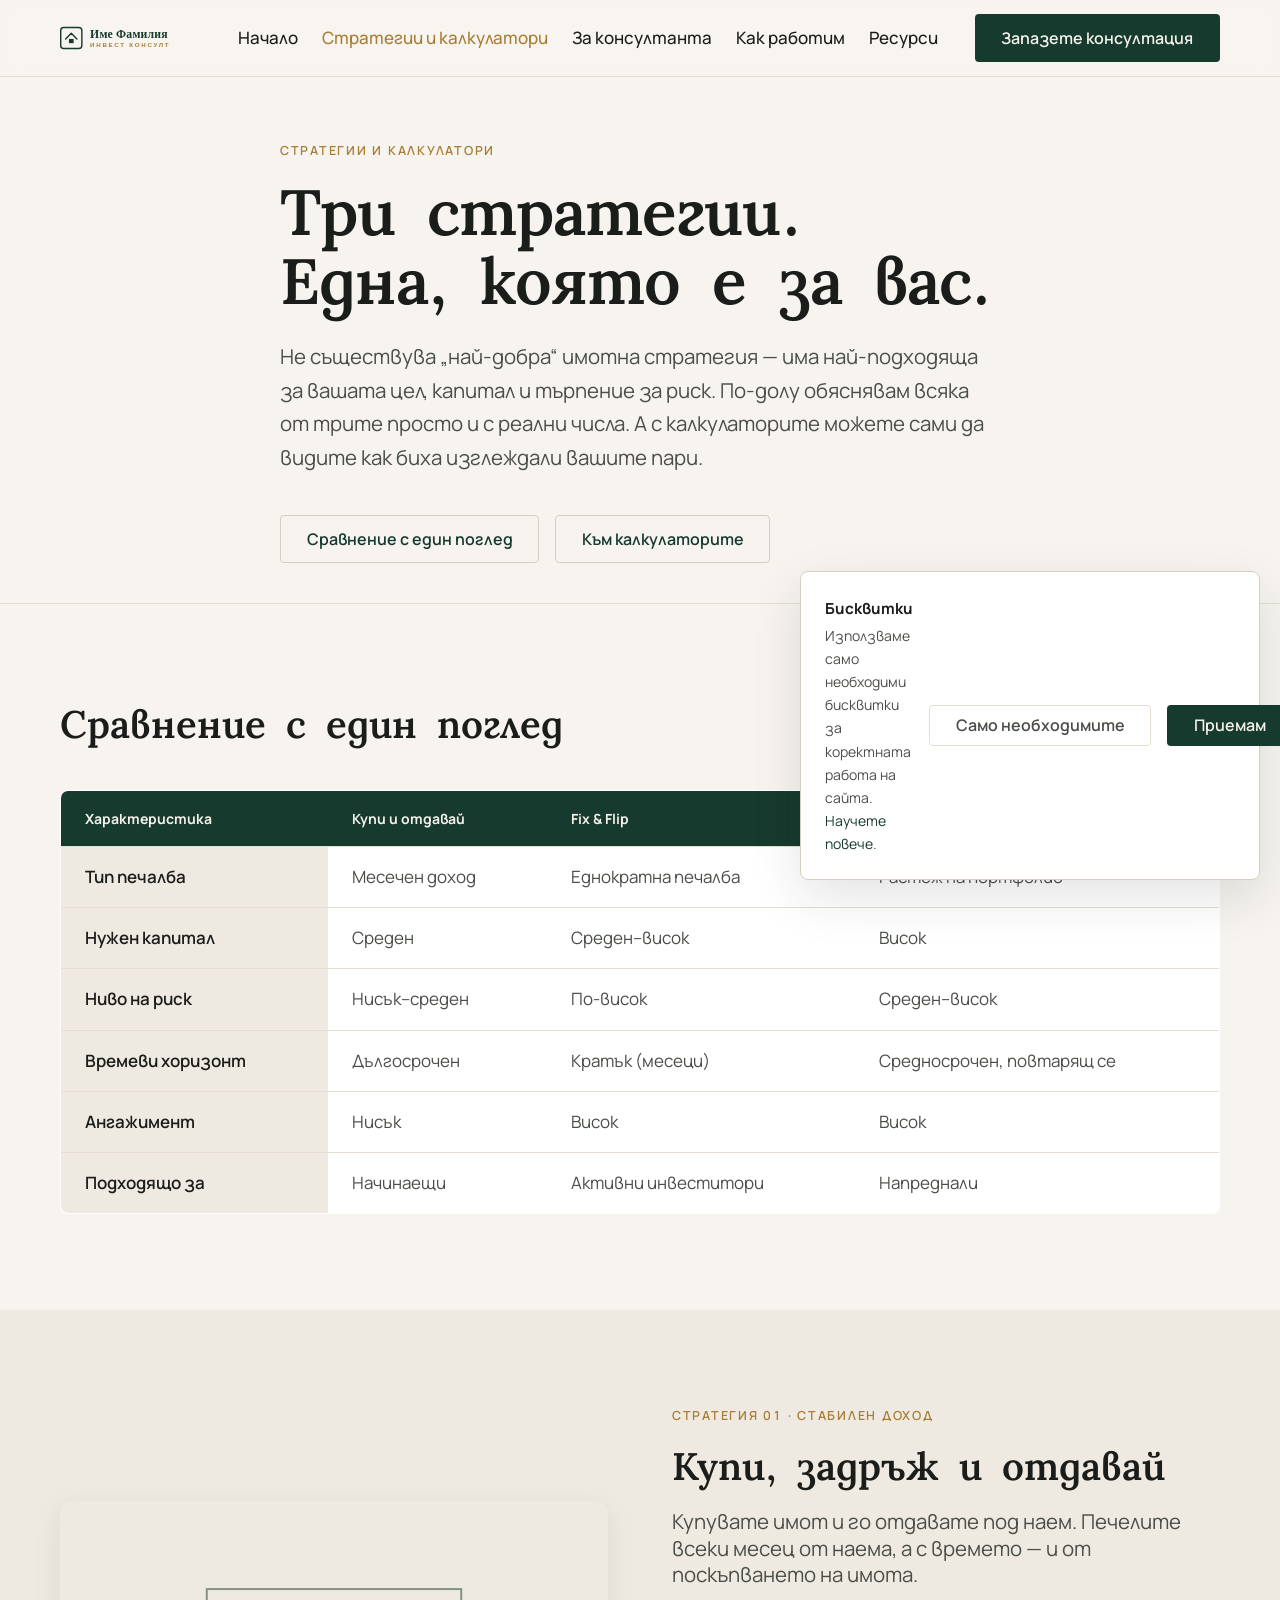
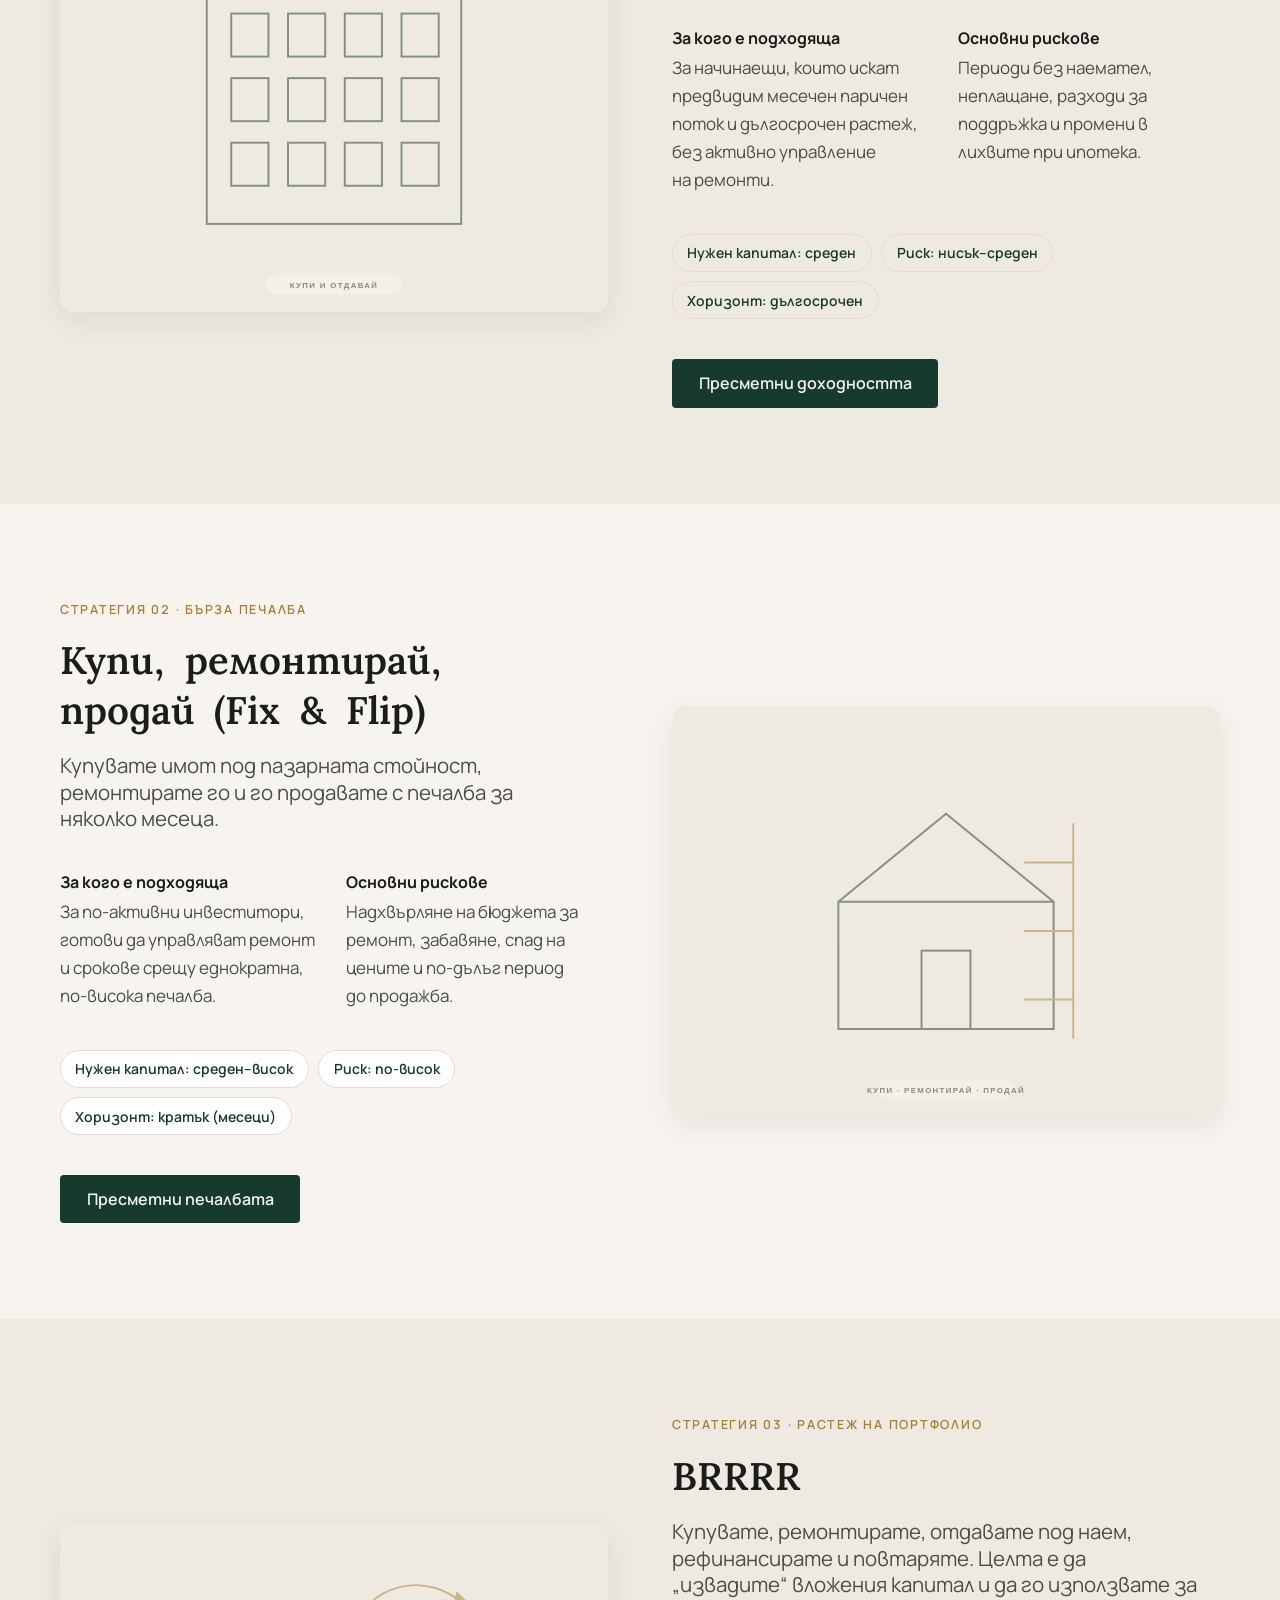
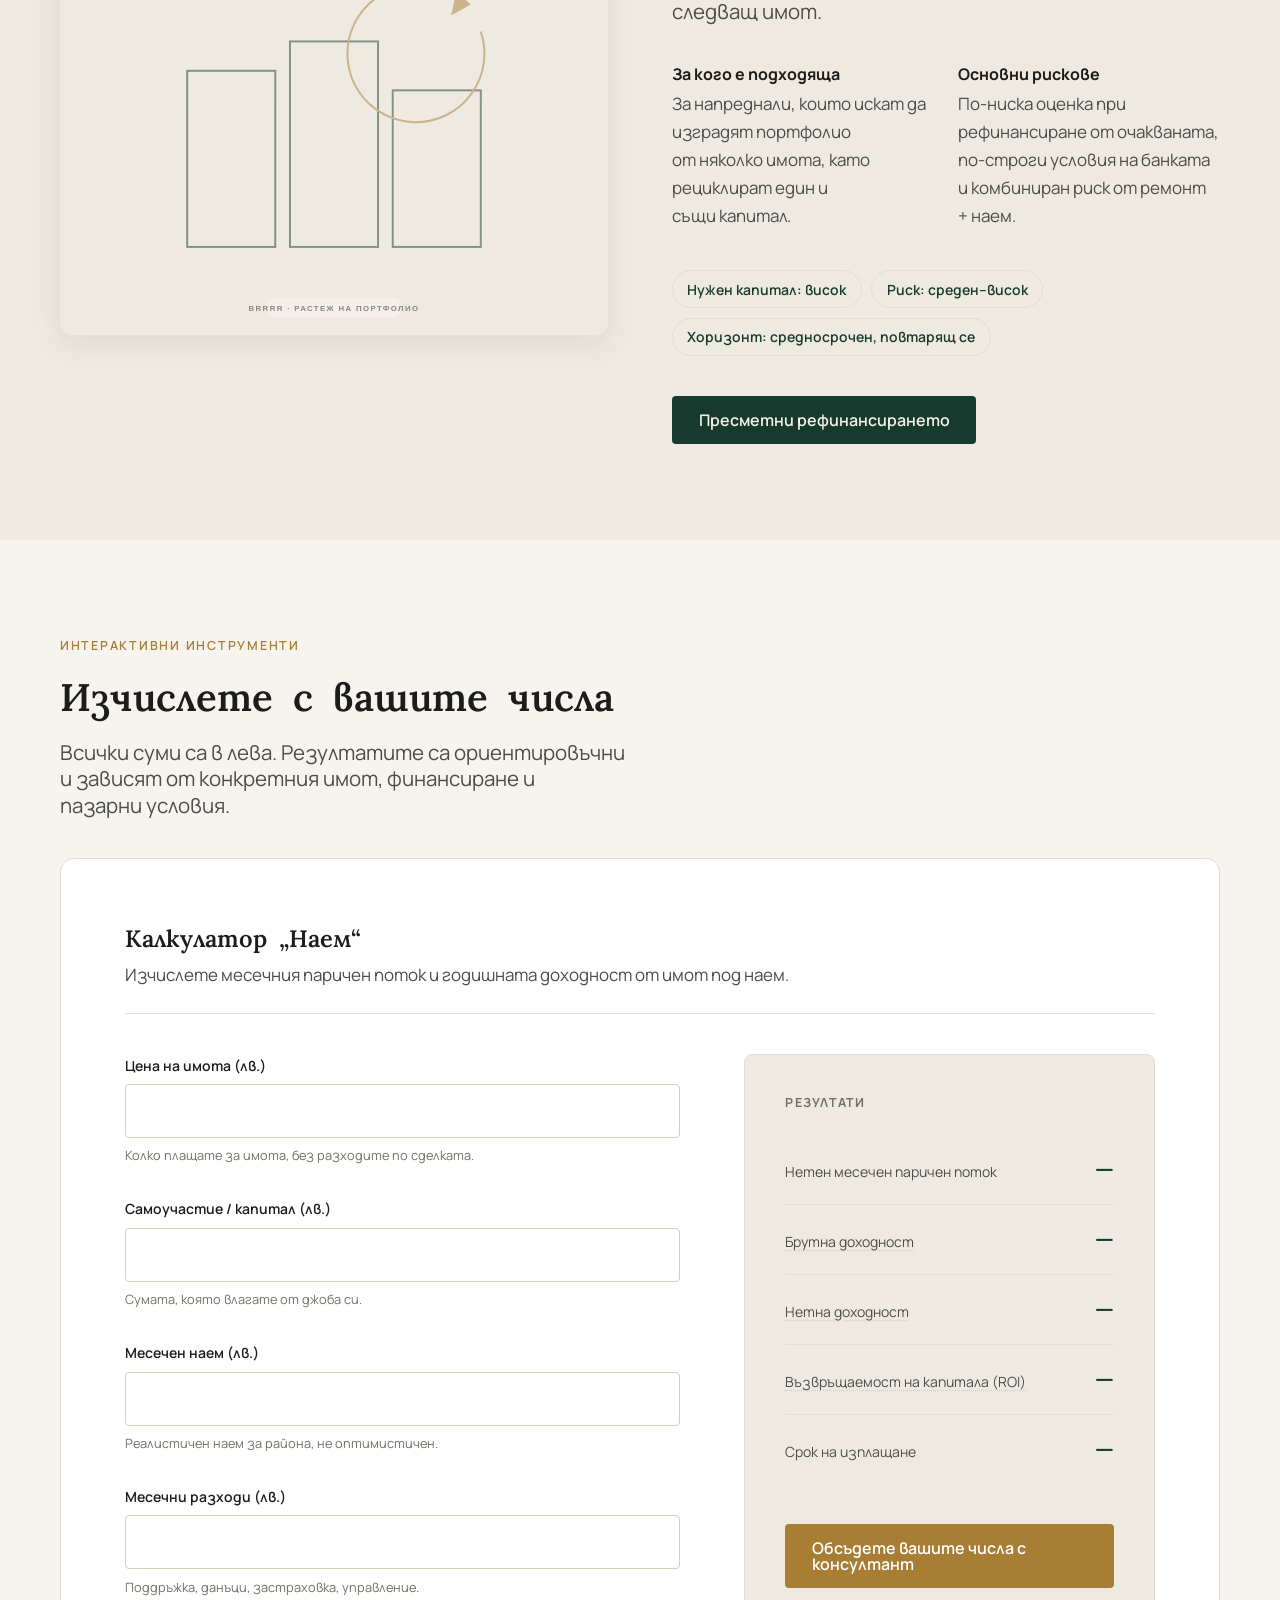
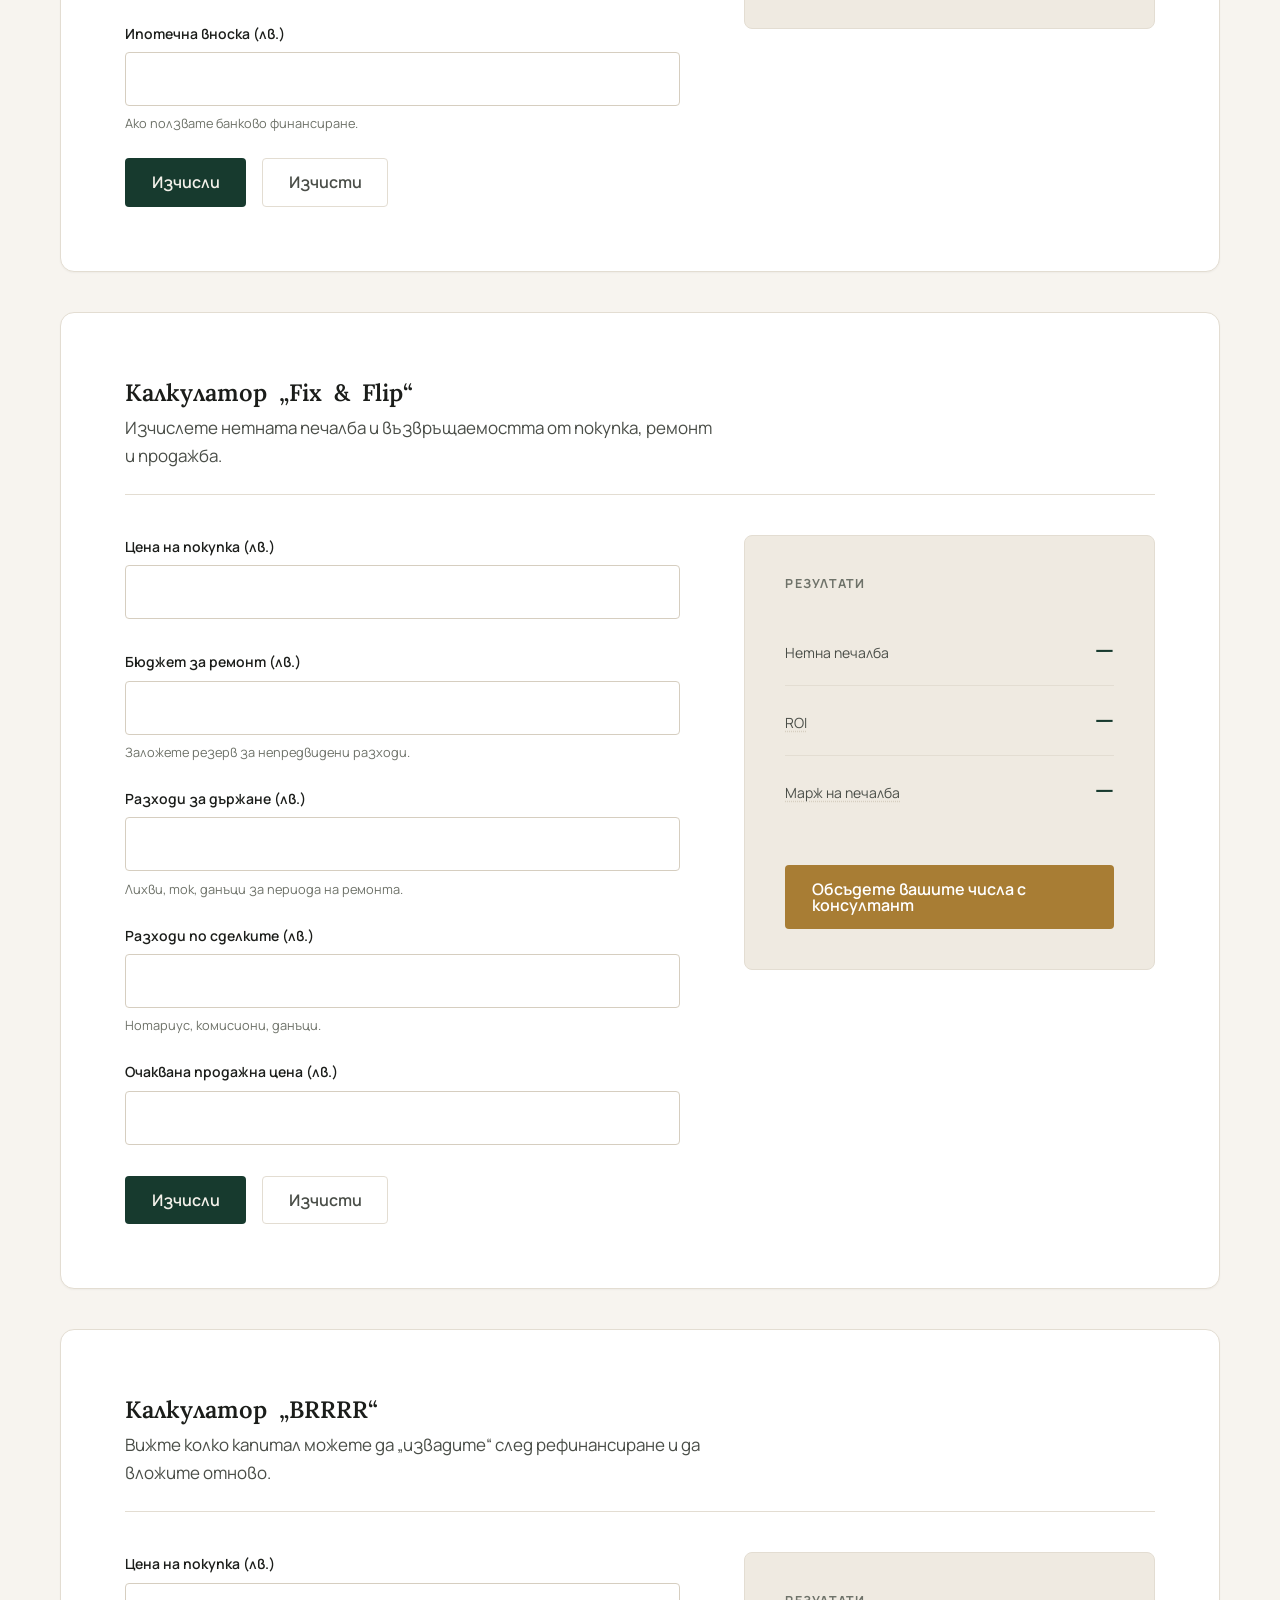
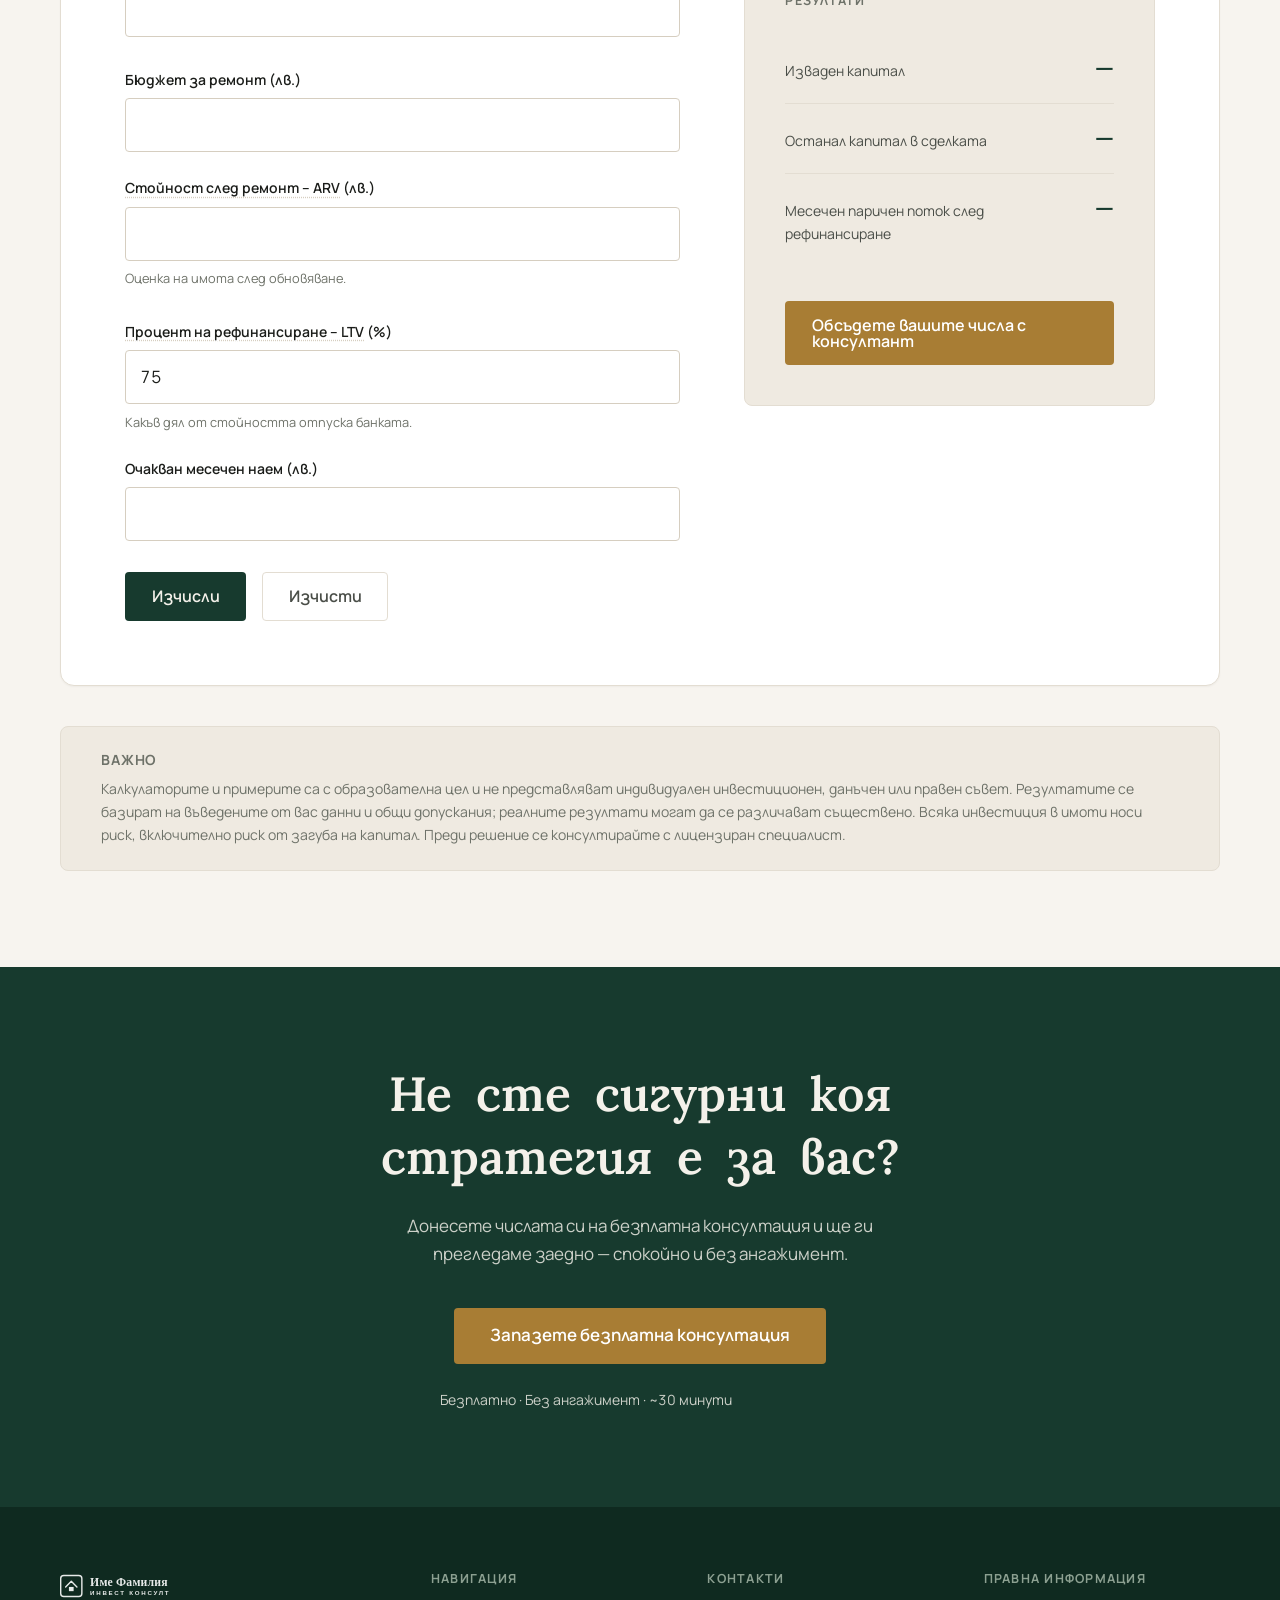
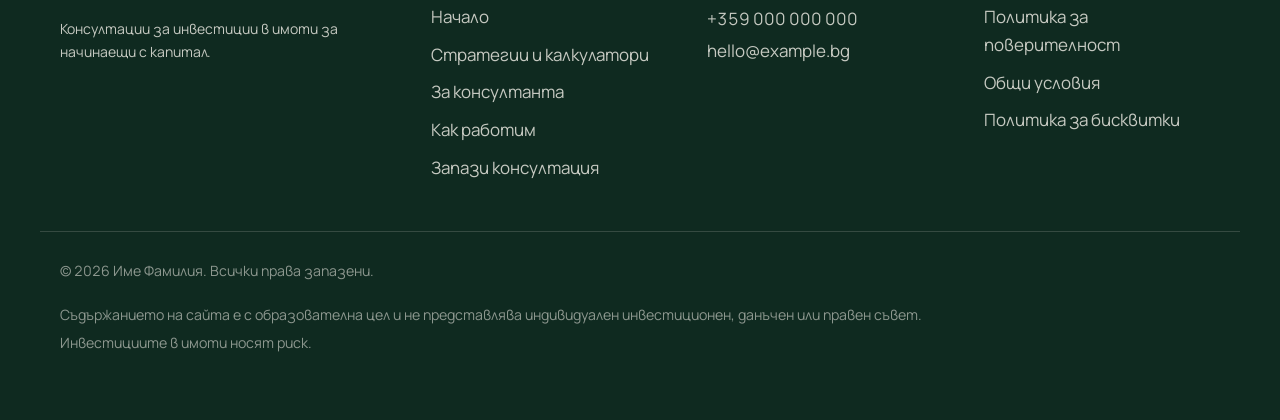
<file: strategies.html>
<!DOCTYPE html>
<html lang="bg">
<head>
  <meta charset="UTF-8">
  <meta name="viewport" content="width=device-width, initial-scale=1.0">
  <title>Стратегии и калкулатори — Име Фамилия</title>
  <meta name="description" content="Трите основни стратегии за инвестиции в имоти — Купи и отдавай, Fix & Flip и BRRRR — обяснени просто, с интерактивни калкулатори за българския пазар.">
  <meta name="theme-color" content="#173A2E">
  <link rel="canonical" href="https://example.bg/strategies.html">

  <meta property="og:type" content="website">
  <meta property="og:locale" content="bg_BG">
  <meta property="og:title" content="Стратегии и калкулатори — Име Фамилия">
  <meta property="og:description" content="Купи и отдавай, Fix & Flip и BRRRR — обяснени просто, с калкулатори за българския пазар.">
  <meta property="og:image" content="assets/og-cover.svg">

  <link rel="icon" href="assets/favicon.svg" type="image/svg+xml">

  <link rel="preconnect" href="https://fonts.googleapis.com">
  <link rel="preconnect" href="https://fonts.gstatic.com" crossorigin>
  <link href="https://fonts.googleapis.com/css2?family=Lora:wght@500;600&family=Manrope:wght@400;500;600;700&display=swap&subset=cyrillic" rel="stylesheet">

  <link rel="stylesheet" href="style.css">
</head>
<body>
  <a class="skip-link" href="#main">Към основното съдържание</a>

  <!-- ============ HEADER ============ -->
  <header class="site-header" id="top">
    <div class="container site-header__inner">
      <a class="brand" href="index.html" aria-label="Начало">
        <img class="brand__logo" src="assets/logo.svg" alt="Име Фамилия" width="150" height="32">
      </a>

      <nav class="main-nav" aria-label="Основна навигация">
        <button class="nav-toggle" type="button" aria-expanded="false" aria-controls="primary-menu" aria-label="Отвори менюто">
          <span class="nav-toggle__bar"></span>
        </button>
        <ul class="main-nav__list" id="primary-menu">
          <li><a href="index.html">Начало</a></li>
          <li><a href="strategies.html" aria-current="page">Стратегии и калкулатори</a></li>
          <li><a href="index.html#za-men">За консултанта</a></li>
          <li><a href="index.html#proces">Как работим</a></li>
          <li><a href="index.html#resursi">Ресурси</a></li>
        </ul>
      </nav>

      <a class="btn btn--primary site-header__cta" href="index.html#konsultacia">Запазете консултация</a>
    </div>
  </header>

  <main id="main">

    <!-- ============ ИНТРО ============ -->
    <section class="page-hero" id="strategii" aria-labelledby="page-title">
      <div class="container container--narrow" data-reveal>
        <p class="eyebrow">Стратегии и калкулатори</p>
        <h1 class="page-hero__title" id="page-title">Три стратегии. Една, която е за вас.</h1>
        <p class="page-hero__lead">Не съществува „най-добра“ имотна стратегия — има най-подходяща за вашата цел, капитал и търпение за риск. По-долу обяснявам всяка от трите просто и с реални числа. А с калкулаторите можете сами да видите как биха изглеждали вашите пари.</p>
        <div class="page-hero__actions">
          <a class="btn btn--secondary" href="#sravnenie">Сравнение с един поглед</a>
          <a class="btn btn--secondary" href="#kalkulatori">Към калкулаторите</a>
        </div>
      </div>
    </section>

    <!-- ============ СРАВНЕНИЕ ============ -->
    <section class="section" id="sravnenie" aria-labelledby="compare-title">
      <div class="container">
        <header class="section__head" data-reveal>
          <h2 class="section__title" id="compare-title">Сравнение с един поглед</h2>
        </header>

        <div class="table-wrap" data-reveal>
          <table class="compare-table">
            <caption class="sr-only">Сравнение на трите инвестиционни стратегии</caption>
            <thead>
              <tr>
                <th scope="col">Характеристика</th>
                <th scope="col">Купи и отдавай</th>
                <th scope="col">Fix &amp; Flip</th>
                <th scope="col">BRRRR</th>
              </tr>
            </thead>
            <tbody>
              <tr>
                <th scope="row">Тип печалба</th>
                <td>Месечен доход</td>
                <td>Еднократна печалба</td>
                <td>Растеж на портфолио</td>
              </tr>
              <tr>
                <th scope="row">Нужен капитал</th>
                <td>Среден</td>
                <td>Среден–висок</td>
                <td>Висок</td>
              </tr>
              <tr>
                <th scope="row">Ниво на риск</th>
                <td>Нисък–среден</td>
                <td>По-висок</td>
                <td>Среден–висок</td>
              </tr>
              <tr>
                <th scope="row">Времеви хоризонт</th>
                <td>Дългосрочен</td>
                <td>Кратък (месеци)</td>
                <td>Средносрочен, повтарящ се</td>
              </tr>
              <tr>
                <th scope="row">Ангажимент</th>
                <td>Нисък</td>
                <td>Висок</td>
                <td>Висок</td>
              </tr>
              <tr>
                <th scope="row">Подходящо за</th>
                <td>Начинаещи</td>
                <td>Активни инвеститори</td>
                <td>Напреднали</td>
              </tr>
            </tbody>
          </table>
        </div>
      </div>
    </section>

    <!-- ============ СТРАТЕГИЯ 1: КУПИ И ОТДАВАЙ ============ -->
    <section class="section section--sand strategy" id="kupi-zadrzhi" aria-labelledby="s1-title">
      <div class="container strategy__inner">
        <figure class="strategy__media" data-reveal>
          <img src="assets/strategy-buy-hold.svg" alt="Апартамент, подготвен за отдаване под наем" width="560" height="420">
        </figure>
        <div class="strategy__content" data-reveal>
          <p class="eyebrow">Стратегия 01 · Стабилен доход</p>
          <h2 class="section__title" id="s1-title">Купи, задръж и отдавай</h2>
          <p class="section__lead">Купувате имот и го отдавате под наем. Печелите всеки месец от наема, а с времето — и от поскъпването на имота.</p>

          <div class="strategy__cols">
            <div>
              <h3 class="strategy__subhead">За кого е подходяща</h3>
              <p>За начинаещи, които искат предвидим месечен паричен поток и дългосрочен растеж, без активно управление на ремонти.</p>
            </div>
            <div>
              <h3 class="strategy__subhead">Основни рискове</h3>
              <p>Периоди без наемател, неплащане, разходи за поддръжка и промени в лихвите при ипотека.</p>
            </div>
          </div>

          <ul class="pill-list">
            <li>Нужен капитал: среден</li>
            <li>Риск: нисък–среден</li>
            <li>Хоризонт: дългосрочен</li>
          </ul>

          <a class="btn btn--primary" href="#calc-rent">Пресметни доходността</a>
        </div>
      </div>
    </section>

    <!-- ============ СТРАТЕГИЯ 2: FIX & FLIP ============ -->
    <section class="section strategy strategy--reverse" id="remontiraj-prodaj" aria-labelledby="s2-title">
      <div class="container strategy__inner">
        <figure class="strategy__media" data-reveal>
          <img src="assets/strategy-fix-flip.svg" alt="Имот в процес на ремонт" width="560" height="420">
        </figure>
        <div class="strategy__content" data-reveal>
          <p class="eyebrow">Стратегия 02 · Бърза печалба</p>
          <h2 class="section__title" id="s2-title">Купи, ремонтирай, продай (Fix &amp; Flip)</h2>
          <p class="section__lead">Купувате имот под пазарната стойност, ремонтирате го и го продавате с печалба за няколко месеца.</p>

          <div class="strategy__cols">
            <div>
              <h3 class="strategy__subhead">За кого е подходяща</h3>
              <p>За по-активни инвеститори, готови да управляват ремонт и срокове срещу еднократна, по-висока печалба.</p>
            </div>
            <div>
              <h3 class="strategy__subhead">Основни рискове</h3>
              <p>Надхвърляне на бюджета за ремонт, забавяне, спад на цените и по-дълъг период до продажба.</p>
            </div>
          </div>

          <ul class="pill-list">
            <li>Нужен капитал: среден–висок</li>
            <li>Риск: по-висок</li>
            <li>Хоризонт: кратък (месеци)</li>
          </ul>

          <a class="btn btn--primary" href="#calc-flip">Пресметни печалбата</a>
        </div>
      </div>
    </section>

    <!-- ============ СТРАТЕГИЯ 3: BRRRR ============ -->
    <section class="section section--sand strategy" id="brrrr" aria-labelledby="s3-title">
      <div class="container strategy__inner">
        <figure class="strategy__media" data-reveal>
          <img src="assets/strategy-brrrr.svg" alt="Обновен имот, готов за рефинансиране" width="560" height="420">
        </figure>
        <div class="strategy__content" data-reveal>
          <p class="eyebrow">Стратегия 03 · Растеж на портфолио</p>
          <h2 class="section__title" id="s3-title">BRRRR</h2>
          <p class="section__lead">Купувате, ремонтирате, отдавате под наем, рефинансирате и повтаряте. Целта е да „извадите“ вложения капитал и да го използвате за следващ имот.</p>

          <div class="strategy__cols">
            <div>
              <h3 class="strategy__subhead">За кого е подходяща</h3>
              <p>За напреднали, които искат да изградят портфолио от няколко имота, като рециклират един и същи капитал.</p>
            </div>
            <div>
              <h3 class="strategy__subhead">Основни рискове</h3>
              <p>По-ниска оценка при рефинансиране от очакваната, по-строги условия на банката и комбиниран риск от ремонт + наем.</p>
            </div>
          </div>

          <ul class="pill-list">
            <li>Нужен капитал: висок</li>
            <li>Риск: среден–висок</li>
            <li>Хоризонт: средносрочен, повтарящ се</li>
          </ul>

          <a class="btn btn--primary" href="#calc-brrrr">Пресметни рефинансирането</a>
        </div>
      </div>
    </section>

    <!-- ============ КАЛКУЛАТОРИ ============ -->
    <section class="section" id="kalkulatori" aria-labelledby="calc-title">
      <div class="container">
        <header class="section__head" data-reveal>
          <p class="eyebrow">Интерактивни инструменти</p>
          <h2 class="section__title" id="calc-title">Изчислете с вашите числа</h2>
          <p class="section__lead">Всички суми са в лева. Резултатите са ориентировъчни и зависят от конкретния имот, финансиране и пазарни условия.</p>
        </header>

        <!-- --- Калкулатор: Наем --- -->
        <article class="calc" id="calc-rent" data-calc="rent" aria-labelledby="calc-rent-title" data-reveal>
          <div class="calc__head">
            <h3 class="calc__title" id="calc-rent-title">Калкулатор „Наем“</h3>
            <p class="calc__intro">Изчислете месечния паричен поток и годишната доходност от имот под наем.</p>
          </div>

          <div class="calc__body">
            <form class="calc__form" novalidate>
              <fieldset class="calc__fieldset">
                <legend class="sr-only">Входни данни за наем</legend>

                <div class="field">
                  <label for="rent-price">Цена на имота (лв.)</label>
                  <input type="number" id="rent-price" name="price" inputmode="numeric" min="0" step="1000">
                  <small class="field__hint">Колко плащате за имота, без разходите по сделката.</small>
                  <small class="field__error" aria-live="polite"></small>
                </div>
                <div class="field">
                  <label for="rent-capital">Самоучастие / капитал (лв.)</label>
                  <input type="number" id="rent-capital" name="capital" inputmode="numeric" min="0" step="1000">
                  <small class="field__hint">Сумата, която влагате от джоба си.</small>
                  <small class="field__error" aria-live="polite"></small>
                </div>
                <div class="field">
                  <label for="rent-rent">Месечен наем (лв.)</label>
                  <input type="number" id="rent-rent" name="rent" inputmode="numeric" min="0" step="10">
                  <small class="field__hint">Реалистичен наем за района, не оптимистичен.</small>
                  <small class="field__error" aria-live="polite"></small>
                </div>
                <div class="field">
                  <label for="rent-costs">Месечни разходи (лв.)</label>
                  <input type="number" id="rent-costs" name="costs" inputmode="numeric" min="0" step="10">
                  <small class="field__hint">Поддръжка, данъци, застраховка, управление.</small>
                </div>
                <div class="field">
                  <label for="rent-mortgage">Ипотечна вноска (лв.)</label>
                  <input type="number" id="rent-mortgage" name="mortgage" inputmode="numeric" min="0" step="10">
                  <small class="field__hint">Ако ползвате банково финансиране.</small>
                </div>

                <div class="calc__actions">
                  <button class="btn btn--primary" type="submit">Изчисли</button>
                  <button class="btn btn--ghost" type="reset">Изчисти</button>
                </div>
              </fieldset>
            </form>

            <div class="calc__results" aria-live="polite">
              <h4 class="calc__results-title">Резултати</h4>
              <ul class="results">
                <li class="results__item">
                  <span class="results__label">Нетен месечен паричен поток</span>
                  <output class="results__value" id="rent-out-cashflow" for="rent-rent rent-costs rent-mortgage">—</output>
                </li>
                <li class="results__item">
                  <span class="results__label"><abbr title="Годишният наем спрямо цената на имота, без разходите">Брутна доходност</abbr></span>
                  <output class="results__value" id="rent-out-gross" for="rent-price rent-rent">—</output>
                </li>
                <li class="results__item">
                  <span class="results__label"><abbr title="Годишният наем минус разходите, спрямо цената на имота">Нетна доходност</abbr></span>
                  <output class="results__value" id="rent-out-net" for="rent-price rent-rent rent-costs">—</output>
                </li>
                <li class="results__item">
                  <span class="results__label"><abbr title="Възвръщаемост спрямо реално вложения от вас капитал (cash-on-cash)">Възвръщаемост на капитала (ROI)</abbr></span>
                  <output class="results__value" id="rent-out-roi" for="rent-capital">—</output>
                </li>
                <li class="results__item">
                  <span class="results__label">Срок на изплащане</span>
                  <output class="results__value" id="rent-out-payback" for="rent-capital">—</output>
                </li>
              </ul>
              <a class="btn btn--brass btn--block" href="index.html#konsultacia">Обсъдете вашите числа с консултант</a>
            </div>
          </div>
        </article>

        <!-- --- Калкулатор: Fix & Flip --- -->
        <article class="calc" id="calc-flip" data-calc="flip" aria-labelledby="calc-flip-title" data-reveal>
          <div class="calc__head">
            <h3 class="calc__title" id="calc-flip-title">Калкулатор „Fix &amp; Flip“</h3>
            <p class="calc__intro">Изчислете нетната печалба и възвръщаемостта от покупка, ремонт и продажба.</p>
          </div>

          <div class="calc__body">
            <form class="calc__form" novalidate>
              <fieldset class="calc__fieldset">
                <legend class="sr-only">Входни данни за Fix &amp; Flip</legend>

                <div class="field">
                  <label for="flip-purchase">Цена на покупка (лв.)</label>
                  <input type="number" id="flip-purchase" name="purchase" inputmode="numeric" min="0" step="1000">
                  <small class="field__error" aria-live="polite"></small>
                </div>
                <div class="field">
                  <label for="flip-renovation">Бюджет за ремонт (лв.)</label>
                  <input type="number" id="flip-renovation" name="renovation" inputmode="numeric" min="0" step="1000">
                  <small class="field__hint">Заложете резерв за непредвидени разходи.</small>
                </div>
                <div class="field">
                  <label for="flip-holding">Разходи за държане (лв.)</label>
                  <input type="number" id="flip-holding" name="holding" inputmode="numeric" min="0" step="100">
                  <small class="field__hint">Лихви, ток, данъци за периода на ремонта.</small>
                </div>
                <div class="field">
                  <label for="flip-transaction">Разходи по сделките (лв.)</label>
                  <input type="number" id="flip-transaction" name="transaction" inputmode="numeric" min="0" step="100">
                  <small class="field__hint">Нотариус, комисиони, данъци.</small>
                </div>
                <div class="field">
                  <label for="flip-sale">Очаквана продажна цена (лв.)</label>
                  <input type="number" id="flip-sale" name="sale" inputmode="numeric" min="0" step="1000">
                  <small class="field__error" aria-live="polite"></small>
                </div>

                <div class="calc__actions">
                  <button class="btn btn--primary" type="submit">Изчисли</button>
                  <button class="btn btn--ghost" type="reset">Изчисти</button>
                </div>
              </fieldset>
            </form>

            <div class="calc__results" aria-live="polite">
              <h4 class="calc__results-title">Резултати</h4>
              <ul class="results">
                <li class="results__item">
                  <span class="results__label">Нетна печалба</span>
                  <output class="results__value" id="flip-out-profit" for="flip-purchase flip-sale">—</output>
                </li>
                <li class="results__item">
                  <span class="results__label"><abbr title="Печалбата спрямо цялата вложена сума">ROI</abbr></span>
                  <output class="results__value" id="flip-out-roi" for="flip-purchase flip-sale">—</output>
                </li>
                <li class="results__item">
                  <span class="results__label"><abbr title="Печалбата като дял от продажната цена">Марж на печалба</abbr></span>
                  <output class="results__value" id="flip-out-margin" for="flip-sale">—</output>
                </li>
              </ul>
              <a class="btn btn--brass btn--block" href="index.html#konsultacia">Обсъдете вашите числа с консултант</a>
            </div>
          </div>
        </article>

        <!-- --- Калкулатор: BRRRR --- -->
        <article class="calc" id="calc-brrrr" data-calc="brrrr" aria-labelledby="calc-brrrr-title" data-reveal>
          <div class="calc__head">
            <h3 class="calc__title" id="calc-brrrr-title">Калкулатор „BRRRR“</h3>
            <p class="calc__intro">Вижте колко капитал можете да „извадите“ след рефинансиране и да вложите отново.</p>
          </div>

          <div class="calc__body">
            <form class="calc__form" novalidate>
              <fieldset class="calc__fieldset">
                <legend class="sr-only">Входни данни за BRRRR</legend>

                <div class="field">
                  <label for="brrrr-purchase">Цена на покупка (лв.)</label>
                  <input type="number" id="brrrr-purchase" name="purchase" inputmode="numeric" min="0" step="1000">
                  <small class="field__error" aria-live="polite"></small>
                </div>
                <div class="field">
                  <label for="brrrr-renovation">Бюджет за ремонт (лв.)</label>
                  <input type="number" id="brrrr-renovation" name="renovation" inputmode="numeric" min="0" step="1000">
                </div>
                <div class="field">
                  <label for="brrrr-arv"><abbr title="Оценена пазарна стойност на имота след ремонта">Стойност след ремонт – ARV</abbr> (лв.)</label>
                  <input type="number" id="brrrr-arv" name="arv" inputmode="numeric" min="0" step="1000">
                  <small class="field__hint">Оценка на имота след обновяване.</small>
                  <small class="field__error" aria-live="polite"></small>
                </div>
                <div class="field">
                  <label for="brrrr-ltv"><abbr title="Дял от стойността, който банката финансира при рефинансиране">Процент на рефинансиране – LTV</abbr> (%)</label>
                  <input type="number" id="brrrr-ltv" name="ltv" inputmode="decimal" min="0" max="100" step="1" value="75">
                  <small class="field__hint">Какъв дял от стойността отпуска банката.</small>
                </div>
                <div class="field">
                  <label for="brrrr-rent">Очакван месечен наем (лв.)</label>
                  <input type="number" id="brrrr-rent" name="rent" inputmode="numeric" min="0" step="10">
                  <small class="field__error" aria-live="polite"></small>
                </div>

                <div class="calc__actions">
                  <button class="btn btn--primary" type="submit">Изчисли</button>
                  <button class="btn btn--ghost" type="reset">Изчисти</button>
                </div>
              </fieldset>
            </form>

            <div class="calc__results" aria-live="polite">
              <h4 class="calc__results-title">Резултати</h4>
              <ul class="results">
                <li class="results__item">
                  <span class="results__label">Изваден капитал</span>
                  <output class="results__value" id="brrrr-out-pulled" for="brrrr-arv brrrr-ltv">—</output>
                </li>
                <li class="results__item">
                  <span class="results__label">Останал капитал в сделката</span>
                  <output class="results__value" id="brrrr-out-left" for="brrrr-purchase brrrr-renovation brrrr-arv brrrr-ltv">—</output>
                </li>
                <li class="results__item">
                  <span class="results__label">Месечен паричен поток след рефинансиране</span>
                  <output class="results__value" id="brrrr-out-cashflow" for="brrrr-rent brrrr-arv brrrr-ltv">—</output>
                </li>
              </ul>
              <a class="btn btn--brass btn--block" href="index.html#konsultacia">Обсъдете вашите числа с консултант</a>
            </div>
          </div>
        </article>

        <!-- Дисклеймър -->
        <aside class="disclaimer-box" role="note" aria-labelledby="disc-title">
          <h3 class="disclaimer-box__title" id="disc-title">Важно</h3>
          <p>Калкулаторите и примерите са с образователна цел и не представляват индивидуален инвестиционен, данъчен или правен съвет. Резултатите се базират на въведените от вас данни и общи допускания; реалните резултати могат да се различават съществено. Всяка инвестиция в имоти носи риск, включително риск от загуба на капитал. Преди решение се консултирайте с лицензиран специалист.</p>
        </aside>
      </div>
    </section>

    <!-- ============ CTA БАНДА ============ -->
    <section class="section section--dark cta-band" aria-labelledby="calc-cta-title">
      <div class="container container--narrow">
        <h2 class="cta-band__title" id="calc-cta-title">Не сте сигурни коя стратегия е за вас?</h2>
        <p class="cta-band__text">Донесете числата си на безплатна консултация и ще ги прегледаме заедно — спокойно и без ангажимент.</p>
        <a class="btn btn--brass btn--large" href="index.html#konsultacia">Запазете безплатна консултация</a>
        <p class="cta-band__note">Безплатно · Без ангажимент · ~30 минути</p>
      </div>
    </section>

  </main>

  <!-- ============ FOOTER ============ -->
  <footer class="site-footer">
    <div class="container site-footer__inner">
      <div class="site-footer__brand">
        <img class="brand__logo" src="assets/logo.svg" alt="" width="150" height="32">
        <p>Консултации за инвестиции в имоти за начинаещи с капитал.</p>
      </div>

      <nav class="site-footer__nav" aria-label="Долна навигация">
        <h2 class="site-footer__heading">Навигация</h2>
        <ul>
          <li><a href="index.html">Начало</a></li>
          <li><a href="strategies.html">Стратегии и калкулатори</a></li>
          <li><a href="index.html#za-men">За консултанта</a></li>
          <li><a href="index.html#proces">Как работим</a></li>
          <li><a href="index.html#konsultacia">Запази консултация</a></li>
        </ul>
      </nav>

      <div class="site-footer__contact">
        <h2 class="site-footer__heading">Контакти</h2>
        <address>
          <a href="tel:+359000000000">+359 000 000 000</a><br>
          <a href="mailto:hello@example.bg">hello@example.bg</a>
        </address>
      </div>

      <nav class="site-footer__legal" aria-label="Правна информация">
        <h2 class="site-footer__heading">Правна информация</h2>
        <ul>
          <li><a href="#">Политика за поверителност</a></li>
          <li><a href="#">Общи условия</a></li>
          <li><a href="#">Политика за бисквитки</a></li>
        </ul>
      </nav>
    </div>

    <div class="container site-footer__bottom">
      <p><small>© <span id="year">2026</span> Име Фамилия. Всички права запазени.</small></p>
      <p class="disclaimer"><small>Съдържанието на сайта е с образователна цел и не представлява индивидуален инвестиционен, данъчен или правен съвет. Инвестициите в имоти носят риск.</small></p>
    </div>
  </footer>

  <!-- ============ MOBILE STICKY CTA ============ -->
  <div class="mobile-cta">
    <a class="btn btn--primary btn--block" href="index.html#konsultacia">Запазете безплатна консултация</a>
  </div>

  <!-- ============ COOKIE CONSENT ============ -->
  <div class="cookie" id="cookieConsent" role="dialog" aria-labelledby="cookie-title" aria-describedby="cookie-text" hidden>
    <div class="cookie__inner">
      <div>
        <p class="cookie__title" id="cookie-title">Бисквитки</p>
        <p class="cookie__text" id="cookie-text">Използваме само необходими бисквитки за коректната работа на сайта. <a href="#">Научете повече</a>.</p>
      </div>
      <div class="cookie__actions">
        <button class="btn btn--ghost" type="button" data-cookie="decline">Само необходимите</button>
        <button class="btn btn--primary" type="button" data-cookie="accept">Приемам</button>
      </div>
    </div>
  </div>

  <script src="script.js" defer></script>
</body>
</html>
</file>
<file: style.css>
/* =========================================================================
   Име Фамилия — Консултации за инвестиции в имоти
   style.css — production-ready, mobile-first, plain modern CSS
   -------------------------------------------------------------------------
   00 Tokens · 01 Reset · 02 Typography · 03 Layout · 04 Buttons
   05 Header/Nav · 06 Hero/Proof · 07 Sections · 08 Cards · 09 Mini-calc
   10 About · 11 Process · 12 Case study · 13 FAQ · 14 Lead magnet
   15 Forms · 16 CTA band · 17 Footer · 18 Mobile CTA · 19 Strategies page
   20 Calculators · 21 Cookie consent · 22 Reveal · 23 Breakpoints · 24 Motion
   ========================================================================= */

/* =========================================================================
   00. DESIGN TOKENS
   ========================================================================= */
:root {
  /* Color: base / paper */
  --color-bg:            #F7F4EF;
  --color-bg-sand:       #EFEAE1;
  --color-surface:       #FFFFFF;

  /* Color: ink / primary */
  --color-ink:           #1B1D1A;
  --color-ink-soft:      #4A4E48;
  --color-ink-muted:     #6E7269;
  --color-primary:       #173A2E;
  --color-primary-deep:  #0F2A20;
  --color-on-primary:    #F4F1EA;

  /* Color: accent */
  --color-brass:         #A87D34;
  --color-brass-deep:    #8C6626;
  --color-sage:          #8CA091;

  /* Color: semantic */
  --color-positive:      #2F6B4F;
  --color-negative:      #B15A3C;

  /* Color: lines */
  --color-line:          #E3DDD2;
  --color-line-strong:   #D6CEC0;
  --color-line-dark:     rgba(244, 241, 234, 0.16);

  /* Typography */
  --font-serif: "Lora", Georgia, "Times New Roman", serif;
  --font-sans:  "Manrope", system-ui, -apple-system, "Segoe UI", Arial, sans-serif;

  --fs-hero:   clamp(2.4rem, 1.6rem + 3.6vw, 4rem);
  --fs-h1:     clamp(2rem, 1.5rem + 2.2vw, 3rem);
  --fs-h2:     clamp(1.6rem, 1.3rem + 1.4vw, 2.4rem);
  --fs-h3:     clamp(1.2rem, 1.08rem + 0.5vw, 1.5rem);
  --fs-lead:   clamp(1.06rem, 1rem + 0.35vw, 1.3rem);
  --fs-body:   1.0625rem;
  --fs-small:  0.875rem;
  --fs-eyebrow:0.78rem;

  --lh-tight:  1.08;
  --lh-snug:   1.3;
  --lh-body:   1.65;

  /* Spacing (8px base) */
  --space-1: 0.5rem;
  --space-2: 1rem;
  --space-3: 1.5rem;
  --space-4: 2.5rem;
  --space-5: 4rem;
  --space-6: 6rem;
  --space-7: 8rem;

  --section-y: var(--space-5);

  /* Layout */
  --container:        1200px;
  --container-narrow: 760px;
  --gutter:           1.25rem;
  --header-h:         68px;

  /* Radius */
  --radius-sm: 4px;
  --radius:    8px;
  --radius-lg: 14px;

  /* Shadows */
  --shadow-sm: 0 1px 2px rgba(27, 29, 26, 0.04);
  --shadow:    0 8px 30px rgba(27, 29, 26, 0.08);
  --shadow-lg: 0 18px 50px rgba(27, 29, 26, 0.12);

  /* Motion */
  --ease: cubic-bezier(0.22, 0.61, 0.36, 1);
  --dur:  180ms;
}

/* =========================================================================
   01. RESET & BASE
   ========================================================================= */
*, *::before, *::after { box-sizing: border-box; }
* { margin: 0; }

html {
  -webkit-text-size-adjust: 100%;
  scroll-behavior: smooth;
  scroll-padding-top: calc(var(--header-h) + var(--space-2));
}

body {
  font-family: var(--font-sans);
  font-size: var(--fs-body);
  line-height: var(--lh-body);
  color: var(--color-ink);
  background-color: var(--color-bg);
  -webkit-font-smoothing: antialiased;
  text-rendering: optimizeLegibility;
  font-variant-numeric: tabular-nums;
  overflow-x: hidden;
}

img, picture, svg { display: block; max-width: 100%; height: auto; }
input, button, textarea, select { font: inherit; color: inherit; }
button { cursor: pointer; background: none; border: none; }

a { color: var(--color-primary); text-decoration: none; transition: color var(--dur) var(--ease); }
a:hover { color: var(--color-brass); }

ul, ol { list-style: none; padding: 0; }
table { border-collapse: collapse; width: 100%; }

.skip-link {
  position: absolute;
  left: var(--space-2);
  top: -100px;
  z-index: 200;
  background: var(--color-primary);
  color: var(--color-on-primary);
  padding: 0.6rem 1rem;
  border-radius: var(--radius-sm);
  transition: top var(--dur) var(--ease);
}
.skip-link:focus { top: var(--space-2); color: var(--color-on-primary); }

.sr-only {
  position: absolute; width: 1px; height: 1px;
  padding: 0; margin: -1px; overflow: hidden;
  clip: rect(0, 0, 0, 0); white-space: nowrap; border: 0;
}

:focus-visible {
  outline: 2px solid var(--color-brass);
  outline-offset: 3px;
  border-radius: var(--radius-sm);
}

/* =========================================================================
   02. TYPOGRAPHY
   ========================================================================= */
h1, h2, h3, h4 {
  font-family: var(--font-serif);
  font-weight: 600;
  line-height: var(--lh-snug);
  color: var(--color-ink);
  text-wrap: balance;
}
p { text-wrap: pretty; max-width: 68ch; }
strong { font-weight: 700; color: var(--color-ink); }

abbr[title] {
  text-decoration: underline dotted;
  text-underline-offset: 3px;
  text-decoration-color: var(--color-line-strong);
  cursor: help;
}

.eyebrow {
  font-family: var(--font-sans);
  font-size: var(--fs-eyebrow);
  font-weight: 600;
  letter-spacing: 0.14em;
  text-transform: uppercase;
  color: var(--color-brass);
  margin-bottom: var(--space-2);
}
.eyebrow--light { color: var(--color-sage); }

.section__title { font-size: var(--fs-h2); }
.section__lead {
  font-size: var(--fs-lead);
  line-height: var(--lh-snug);
  color: var(--color-ink-soft);
  margin-top: var(--space-2);
}
.section__note {
  color: var(--color-ink-muted);
  font-size: var(--fs-small);
  margin-top: var(--space-3);
}

.link-arrow {
  display: inline-flex;
  align-items: center;
  gap: 0.4rem;
  font-weight: 600;
  color: var(--color-primary);
}
.link-arrow span { transition: transform var(--dur) var(--ease); }
.link-arrow:hover { color: var(--color-brass); }
.link-arrow:hover span { transform: translateX(4px); }

/* =========================================================================
   03. LAYOUT
   ========================================================================= */
.container {
  width: 100%;
  max-width: var(--container);
  margin-inline: auto;
  padding-inline: var(--gutter);
}
.container--narrow { max-width: var(--container-narrow); }
.section { padding-block: var(--section-y); }
.section__head { margin-bottom: var(--space-4); max-width: 60ch; }

/* =========================================================================
   04. BUTTONS
   ========================================================================= */
.btn {
  --btn-bg: var(--color-primary);
  --btn-fg: var(--color-on-primary);
  display: inline-flex;
  align-items: center;
  justify-content: center;
  gap: 0.5rem;
  padding: 0.95rem 1.6rem;
  font-family: var(--font-sans);
  font-weight: 600;
  font-size: 1rem;
  line-height: 1;
  color: var(--btn-fg);
  background-color: var(--btn-bg);
  border: 1px solid transparent;
  border-radius: var(--radius-sm);
  transition: background-color var(--dur) var(--ease),
              color var(--dur) var(--ease),
              border-color var(--dur) var(--ease),
              transform var(--dur) var(--ease),
              box-shadow var(--dur) var(--ease);
}
.btn:hover { transform: translateY(-1px); }
.btn:active { transform: translateY(0); }

.btn--primary { --btn-bg: var(--color-primary); --btn-fg: var(--color-on-primary); }
.btn--primary:hover { --btn-bg: var(--color-primary-deep); color: var(--color-on-primary); box-shadow: var(--shadow); }

.btn--secondary { --btn-bg: transparent; --btn-fg: var(--color-primary); border-color: var(--color-line-strong); }
.btn--secondary:hover { --btn-bg: transparent; color: var(--color-primary-deep); border-color: var(--color-primary); }

.btn--brass { --btn-bg: var(--color-brass); --btn-fg: #fff; }
.btn--brass:hover { --btn-bg: var(--color-brass-deep); color: #fff; box-shadow: var(--shadow); }

.btn--ghost { --btn-bg: transparent; --btn-fg: var(--color-ink-soft); border-color: var(--color-line); }
.btn--ghost:hover { --btn-bg: var(--color-bg-sand); color: var(--color-ink); }

.btn--block { display: flex; width: 100%; }
.btn--large { padding: 1.15rem 2.2rem; font-size: 1.06rem; }

/* =========================================================================
   05. HEADER & NAVIGATION
   ========================================================================= */
.site-header {
  position: sticky;
  top: 0;
  z-index: 100;
  background-color: color-mix(in srgb, var(--color-bg) 88%, transparent);
  backdrop-filter: saturate(140%) blur(10px);
  border-bottom: 1px solid var(--color-line);
}
.site-header__inner {
  display: flex;
  align-items: center;
  justify-content: space-between;
  gap: var(--space-2);
  min-height: var(--header-h);
}
.brand { display: inline-flex; align-items: center; }
.brand__logo { height: 30px; width: auto; }

.main-nav { display: flex; align-items: center; }
.main-nav__list {
  display: none;
  position: absolute;
  left: 0; right: 0;
  top: var(--header-h);
  flex-direction: column;
  gap: 0;
  background: var(--color-surface);
  border-bottom: 1px solid var(--color-line);
  box-shadow: var(--shadow);
  padding: var(--space-2) var(--gutter);
}
.main-nav__list.is-open { display: flex; }
.main-nav__list a {
  display: block;
  padding: 0.85rem 0;
  color: var(--color-ink);
  font-weight: 500;
  border-bottom: 1px solid var(--color-line);
}
.main-nav__list li:last-child a { border-bottom: none; }
.main-nav__list a:hover,
.main-nav__list a[aria-current="page"] { color: var(--color-brass); }

.nav-toggle {
  width: 44px; height: 44px;
  display: inline-flex; align-items: center; justify-content: center;
  position: relative;
}
.nav-toggle__bar,
.nav-toggle__bar::before,
.nav-toggle__bar::after {
  content: "";
  display: block;
  width: 22px; height: 2px;
  background: var(--color-ink);
  transition: transform var(--dur) var(--ease), opacity var(--dur) var(--ease);
}
.nav-toggle__bar::before { position: absolute; transform: translateY(-7px); }
.nav-toggle__bar::after  { position: absolute; transform: translateY(7px); }
.nav-toggle[aria-expanded="true"] .nav-toggle__bar { background: transparent; }
.nav-toggle[aria-expanded="true"] .nav-toggle__bar::before { transform: rotate(45deg); }
.nav-toggle[aria-expanded="true"] .nav-toggle__bar::after  { transform: rotate(-45deg); }

.site-header__cta { display: none; }

/* =========================================================================
   06. HERO & PROOF BAR
   ========================================================================= */
.hero { padding-top: var(--space-5); padding-bottom: var(--space-4); }
.hero__inner { display: grid; gap: var(--space-4); align-items: center; }
.hero__title { font-size: var(--fs-hero); line-height: var(--lh-tight); letter-spacing: -0.015em; }
.hero__subtitle { font-size: var(--fs-lead); color: var(--color-ink-soft); margin-top: var(--space-3); }
.hero__actions { display: flex; flex-wrap: wrap; gap: var(--space-2); margin-top: var(--space-4); }
.hero__reassurance { font-size: var(--fs-small); color: var(--color-ink-muted); margin-top: var(--space-3); letter-spacing: 0.01em; }
.hero__media img {
  width: 100%;
  border-radius: var(--radius-lg);
  object-fit: cover;
  aspect-ratio: 4 / 5;
  box-shadow: var(--shadow-lg);
}

.proof-bar {
  display: grid;
  grid-template-columns: repeat(2, 1fr);
  gap: var(--space-3);
  margin-top: var(--space-5);
  padding-top: var(--space-4);
  border-top: 1px solid var(--color-line);
}
.proof-bar__label { font-size: var(--fs-small); color: var(--color-ink-muted); letter-spacing: 0.04em; }
.proof-bar__value {
  font-family: var(--font-serif);
  font-size: clamp(1.5rem, 1.2rem + 1.4vw, 2.1rem);
  font-weight: 600;
  color: var(--color-primary);
  margin-top: 0.25rem;
}

/* =========================================================================
   07. SECTIONS — variants
   ========================================================================= */
.section--sand { background-color: var(--color-bg-sand); }
.section--dark { background-color: var(--color-primary); color: var(--color-on-primary); }
.section--dark h1, .section--dark h2, .section--dark h3, .section--dark h4 { color: var(--color-on-primary); }
.section--dark p { color: color-mix(in srgb, var(--color-on-primary) 82%, transparent); }
.section--dark .section__lead { color: color-mix(in srgb, var(--color-on-primary) 90%, transparent); }

/* =========================================================================
   08. CARDS — strategy teasers
   ========================================================================= */
.card-grid { display: grid; grid-template-columns: 1fr; gap: var(--space-3); }
.strategy-card {
  display: flex;
  flex-direction: column;
  gap: var(--space-1);
  background: var(--color-surface);
  border: 1px solid var(--color-line);
  border-radius: var(--radius);
  padding: var(--space-4);
  transition: transform var(--dur) var(--ease), box-shadow var(--dur) var(--ease), border-color var(--dur) var(--ease);
}
.strategy-card:hover { transform: translateY(-3px); box-shadow: var(--shadow); border-color: var(--color-line-strong); }
.strategy-card__tag {
  font-size: var(--fs-eyebrow);
  font-weight: 600;
  letter-spacing: 0.08em;
  text-transform: uppercase;
  color: var(--color-brass);
}
.strategy-card__title { font-size: var(--fs-h3); margin-top: var(--space-1); }
.strategy-card__text { color: var(--color-ink-soft); }
.strategy-card__meta { font-size: var(--fs-small); color: var(--color-ink-muted); padding-top: var(--space-2); margin-top: auto; }
.strategy-card .link-arrow { margin-top: var(--space-2); }

/* =========================================================================
   09. MINI CALCULATOR (home)
   ========================================================================= */
.mini-calc {
  display: grid;
  gap: var(--space-3);
  background: var(--color-surface);
  border: 1px solid var(--color-line);
  border-radius: var(--radius);
  padding: var(--space-4);
  margin-block: var(--space-4);
}
.mini-calc__result { border-top: 1px solid var(--color-line); padding-top: var(--space-3); }
.mini-calc__result-label { font-size: var(--fs-small); color: var(--color-ink-muted); }
.mini-calc__result-value {
  display: block;
  font-family: var(--font-serif);
  font-size: clamp(1.8rem, 1.4rem + 2vw, 2.6rem);
  font-weight: 600;
  color: var(--color-positive);
  margin-top: 0.25rem;
}

/* =========================================================================
   10. ABOUT / TRUST
   ========================================================================= */
.about { display: grid; gap: var(--space-4); align-items: start; }
.about__media img {
  width: 100%;
  border-radius: var(--radius-lg);
  object-fit: cover;
  aspect-ratio: 4 / 5;
  box-shadow: var(--shadow);
}
.principles { display: grid; gap: var(--space-3); margin-top: var(--space-4); }
.principles__item { padding-left: var(--space-3); border-left: 2px solid var(--color-brass); }
.principles__title { font-family: var(--font-sans); font-size: 1.05rem; font-weight: 700; margin-bottom: 0.2rem; }
.principles__item p { color: var(--color-ink-soft); }
.about__credentials {
  margin-top: var(--space-4);
  padding-top: var(--space-3);
  border-top: 1px solid var(--color-line);
  font-size: var(--fs-small);
  color: var(--color-ink-muted);
}

/* =========================================================================
   11. PROCESS
   ========================================================================= */
.process { display: grid; grid-template-columns: 1fr; gap: var(--space-3); }
.process__step {
  background: var(--color-surface);
  border: 1px solid var(--color-line);
  border-radius: var(--radius);
  padding: var(--space-4);
}
.process__num {
  display: block;
  font-family: var(--font-serif);
  font-size: 1.4rem;
  font-weight: 600;
  color: var(--color-brass);
  margin-bottom: var(--space-2);
}
.process__title { font-family: var(--font-sans); font-size: 1.15rem; font-weight: 700; margin-bottom: 0.35rem; }
.process__step p { color: var(--color-ink-soft); }

/* =========================================================================
   12. CASE STUDY / TESTIMONIAL
   ========================================================================= */
.case { display: grid; gap: var(--space-3); margin-top: var(--space-4); }
.case__block { padding: var(--space-3); border: 1px solid var(--color-line-dark); border-radius: var(--radius); }
.case__label {
  font-family: var(--font-sans);
  font-size: var(--fs-eyebrow);
  font-weight: 700;
  letter-spacing: 0.1em;
  text-transform: uppercase;
  color: var(--color-sage);
  margin-bottom: 0.5rem;
}
.testimonial { margin-top: var(--space-4); padding: var(--space-4); border-left: 3px solid var(--color-brass); }
.testimonial__quote { font-family: var(--font-serif); font-size: var(--fs-lead); font-style: italic; line-height: var(--lh-snug); }
.testimonial__author { margin-top: var(--space-2); font-size: var(--fs-small); color: var(--color-sage); }
.section--dark .testimonial { margin-bottom: var(--space-4); }

/* =========================================================================
   13. FAQ
   ========================================================================= */
.faq { border-top: 1px solid var(--color-line); }
.faq__item { border-bottom: 1px solid var(--color-line); }
.faq__question {
  display: flex;
  align-items: center;
  justify-content: space-between;
  gap: var(--space-2);
  padding: var(--space-3) 0;
  font-family: var(--font-sans);
  font-size: 1.1rem;
  font-weight: 600;
  color: var(--color-ink);
  list-style: none;
  transition: color var(--dur) var(--ease);
}
.faq__question::-webkit-details-marker { display: none; }
.faq__question::after {
  content: "+";
  font-size: 1.5rem;
  font-weight: 400;
  color: var(--color-brass);
  transition: transform var(--dur) var(--ease);
}
.faq__item[open] .faq__question { color: var(--color-primary); }
.faq__item[open] .faq__question::after { transform: rotate(45deg); }
.faq__question:hover { color: var(--color-brass); }
.faq__answer { padding-bottom: var(--space-3); }
.faq__answer p { color: var(--color-ink-soft); }

/* =========================================================================
   14. LEAD MAGNET
   ========================================================================= */
.lead-magnet { display: grid; gap: var(--space-4); align-items: center; }
.lead-magnet__media img { width: 60%; max-width: 260px; margin-inline: auto; border-radius: var(--radius); box-shadow: var(--shadow-lg); }

/* =========================================================================
   15. FORMS
   ========================================================================= */
.form { margin-top: var(--space-4); }
.form--inline { margin-top: var(--space-3); }
.form__row { display: grid; gap: var(--space-3); }

.field { display: flex; flex-direction: column; gap: 0.45rem; margin-bottom: var(--space-3); }
.field label { font-size: var(--fs-small); font-weight: 600; color: var(--color-ink); }
.field__hint { font-size: 0.8rem; color: var(--color-ink-muted); font-weight: 400; }

/* Inline validation message (populated by JS) */
.field__error { font-size: 0.8rem; font-weight: 600; color: var(--color-negative); min-height: 0; }
.field.is-invalid .field__error { min-height: 1em; }

.field input,
.field select,
.field textarea {
  width: 100%;
  min-height: 52px;
  padding: 0.75rem 0.9rem;
  background: var(--color-surface);
  border: 1px solid var(--color-line-strong);
  border-radius: var(--radius-sm);
  color: var(--color-ink);
  transition: border-color var(--dur) var(--ease), box-shadow var(--dur) var(--ease);
}
.field textarea { min-height: 120px; resize: vertical; }
.field input::placeholder, .field textarea::placeholder { color: var(--color-ink-muted); opacity: 0.7; }

.field input:focus,
.field select:focus,
.field textarea:focus {
  outline: none;
  border-color: var(--color-primary);
  box-shadow: 0 0 0 3px color-mix(in srgb, var(--color-primary) 15%, transparent);
}

/* Invalid state (class set by JS; also native invalid after typing) */
.field.is-invalid input,
.field.is-invalid select {
  border-color: var(--color-negative);
  box-shadow: 0 0 0 3px color-mix(in srgb, var(--color-negative) 14%, transparent);
}
.field input:invalid:not(:placeholder-shown):not(:focus) { border-color: var(--color-negative); }

.field--checkbox { flex-direction: row; align-items: flex-start; gap: 0.6rem; }
.field--checkbox input { width: 20px; height: 20px; min-height: 0; margin-top: 0.15rem; flex-shrink: 0; accent-color: var(--color-primary); }
.field--checkbox label { font-weight: 400; color: var(--color-ink-soft); }

.req { color: var(--color-negative); }
.form__consent { margin-top: 0.25rem; color: var(--color-ink-muted); }
.form__reassurance { text-align: center; font-size: var(--fs-small); color: var(--color-ink-muted); margin-top: var(--space-2); }
.form__status { margin-top: var(--space-2); font-weight: 600; }
.form__status.is-error { color: var(--color-negative); }
.form__status.is-success { color: var(--color-positive); }

/* =========================================================================
   16. CTA BAND
   ========================================================================= */
.cta-band { text-align: center; }
.cta-band__title { font-size: var(--fs-h1); }
.cta-band__text { max-width: 56ch; margin: var(--space-3) auto var(--space-4); color: color-mix(in srgb, var(--color-on-primary) 85%, transparent); }
.cta-band__note { margin-top: var(--space-3); font-size: var(--fs-small); color: var(--color-sage); }

/* =========================================================================
   17. FOOTER
   ========================================================================= */
.site-footer {
  background: var(--color-primary-deep);
  color: color-mix(in srgb, var(--color-on-primary) 80%, transparent);
  padding-top: var(--space-5);
  padding-bottom: calc(var(--space-4) + 72px);
}
.site-footer__inner { display: grid; grid-template-columns: 1fr; gap: var(--space-4); }
.site-footer a { color: color-mix(in srgb, var(--color-on-primary) 80%, transparent); }
.site-footer a:hover { color: var(--color-brass); }
.site-footer__brand .brand__logo { filter: brightness(0) invert(1); opacity: 0.9; margin-bottom: var(--space-2); }
.site-footer__brand p { font-size: var(--fs-small); max-width: 32ch; }
.site-footer__heading {
  font-family: var(--font-sans);
  font-size: var(--fs-eyebrow);
  font-weight: 700;
  letter-spacing: 0.1em;
  text-transform: uppercase;
  color: var(--color-sage);
  margin-bottom: var(--space-2);
}
.site-footer li { margin-bottom: 0.6rem; }
.site-footer address { font-style: normal; line-height: 1.9; }
.site-footer__bottom {
  margin-top: var(--space-4);
  padding-top: var(--space-3);
  border-top: 1px solid var(--color-line-dark);
  display: grid;
  gap: var(--space-2);
}
.site-footer__bottom small { color: color-mix(in srgb, var(--color-on-primary) 55%, transparent); }
.disclaimer { max-width: 90ch; }

/* =========================================================================
   18. MOBILE STICKY CTA
   ========================================================================= */
.mobile-cta {
  position: fixed;
  left: 0; right: 0; bottom: 0;
  z-index: 90;
  padding: 0.75rem var(--gutter);
  padding-bottom: max(0.75rem, env(safe-area-inset-bottom));
  background: color-mix(in srgb, var(--color-bg) 92%, transparent);
  backdrop-filter: blur(10px);
  border-top: 1px solid var(--color-line);
}

/* =========================================================================
   19. STRATEGIES PAGE
   ========================================================================= */
.page-hero { padding-top: var(--space-5); padding-bottom: var(--space-4); border-bottom: 1px solid var(--color-line); }
.page-hero__title { font-size: var(--fs-hero); line-height: var(--lh-tight); letter-spacing: -0.015em; margin-top: var(--space-1); }
.page-hero__lead { font-size: var(--fs-lead); color: var(--color-ink-soft); margin-top: var(--space-3); }
.page-hero__actions { display: flex; flex-wrap: wrap; gap: var(--space-2); margin-top: var(--space-4); }

.table-wrap { overflow-x: auto; -webkit-overflow-scrolling: touch; }
.compare-table {
  min-width: 640px;
  background: var(--color-surface);
  border: 1px solid var(--color-line);
  border-radius: var(--radius);
  overflow: hidden;
}
.compare-table th, .compare-table td {
  padding: var(--space-2) var(--space-3);
  text-align: left;
  border-bottom: 1px solid var(--color-line);
  vertical-align: top;
}
.compare-table thead th {
  font-family: var(--font-sans);
  font-size: var(--fs-small);
  font-weight: 700;
  color: var(--color-on-primary);
  background: var(--color-primary);
}
.compare-table tbody th {
  font-family: var(--font-sans);
  font-weight: 600;
  color: var(--color-ink);
  background: var(--color-bg-sand);
  white-space: nowrap;
}
.compare-table td { color: var(--color-ink-soft); }
.compare-table tbody tr:last-child th,
.compare-table tbody tr:last-child td { border-bottom: none; }

.strategy__inner { display: grid; gap: var(--space-4); align-items: center; }
.strategy__media img { width: 100%; border-radius: var(--radius-lg); object-fit: cover; aspect-ratio: 4 / 3; box-shadow: var(--shadow); }
.strategy__subhead { font-family: var(--font-sans); font-size: 1rem; font-weight: 700; color: var(--color-ink); margin-bottom: 0.3rem; }
.strategy__cols { display: grid; gap: var(--space-3); margin-block: var(--space-4); }
.strategy__cols p { color: var(--color-ink-soft); }

.pill-list { display: flex; flex-wrap: wrap; gap: 0.6rem; margin-bottom: var(--space-4); }
.pill-list li {
  font-size: var(--fs-small);
  font-weight: 600;
  color: var(--color-primary);
  background: var(--color-bg-sand);
  border: 1px solid var(--color-line);
  border-radius: 100px;
  padding: 0.4rem 0.9rem;
}
.section:not(.section--sand) .pill-list li { background: var(--color-surface); }

/* =========================================================================
   20. CALCULATORS
   ========================================================================= */
.calc {
  background: var(--color-surface);
  border: 1px solid var(--color-line);
  border-radius: var(--radius-lg);
  padding: var(--space-4);
  margin-bottom: var(--space-4);
  box-shadow: var(--shadow-sm);
}
.calc__head { margin-bottom: var(--space-4); padding-bottom: var(--space-3); border-bottom: 1px solid var(--color-line); }
.calc__title { font-size: var(--fs-h3); }
.calc__intro { color: var(--color-ink-soft); margin-top: 0.4rem; }

.calc__body { display: grid; gap: var(--space-4); }
.calc__fieldset { border: none; padding: 0; margin: 0; }
.calc__actions { display: flex; gap: var(--space-2); margin-top: var(--space-2); }

.calc__results {
  background: var(--color-bg-sand);
  border: 1px solid var(--color-line);
  border-radius: var(--radius);
  padding: var(--space-4);
  align-self: start;
}
.calc__results-title {
  font-family: var(--font-sans);
  font-size: var(--fs-eyebrow);
  font-weight: 700;
  letter-spacing: 0.1em;
  text-transform: uppercase;
  color: var(--color-ink-muted);
  margin-bottom: var(--space-3);
}
.calc__results-title:focus-visible { outline: none; }

/* Beginner-friendly summary (created by JS) */
.calc__summary {
  margin-bottom: var(--space-3);
  padding: var(--space-2) var(--space-3);
  background: var(--color-surface);
  border-left: 3px solid var(--color-brass);
  border-radius: var(--radius-sm);
  font-size: var(--fs-small);
  line-height: 1.55;
  color: var(--color-ink-soft);
  max-width: none;
}
.calc__summary--warn { border-left-color: var(--color-negative); }

.results { display: grid; gap: 0; margin-bottom: var(--space-4); }
.results__item {
  display: flex;
  align-items: baseline;
  justify-content: space-between;
  gap: var(--space-2);
  padding: var(--space-2) 0;
  border-bottom: 1px solid var(--color-line);
}
.results__item:last-child { border-bottom: none; }
.results__label { font-size: var(--fs-small); color: var(--color-ink-soft); }
.results__value {
  font-family: var(--font-serif);
  font-size: 1.4rem;
  font-weight: 600;
  color: var(--color-primary);
  text-align: right;
  white-space: nowrap;
}
.results__value.is-positive { color: var(--color-positive); }
.results__value.is-negative { color: var(--color-negative); }

.disclaimer-box {
  margin-top: var(--space-4);
  padding: var(--space-3) var(--space-4);
  background: var(--color-bg-sand);
  border: 1px solid var(--color-line);
  border-radius: var(--radius);
}
.disclaimer-box__title {
  font-family: var(--font-sans);
  font-size: var(--fs-small);
  font-weight: 700;
  letter-spacing: 0.06em;
  text-transform: uppercase;
  color: var(--color-ink-muted);
  margin-bottom: 0.5rem;
}
.disclaimer-box p { font-size: var(--fs-small); color: var(--color-ink-muted); max-width: none; }

/* =========================================================================
   21. COOKIE CONSENT
   ========================================================================= */
.cookie {
  position: fixed;
  left: var(--gutter);
  right: var(--gutter);
  bottom: calc(72px + var(--gutter)); /* над mobile CTA */
  z-index: 120;
  background: var(--color-surface);
  border: 1px solid var(--color-line-strong);
  border-radius: var(--radius);
  box-shadow: var(--shadow-lg);
  padding: var(--space-3);
}
.cookie[hidden] { display: none; }
.cookie__inner { display: grid; gap: var(--space-2); }
.cookie__title { font-family: var(--font-sans); font-weight: 700; font-size: 0.95rem; margin-bottom: 0.2rem; }
.cookie__text { font-size: var(--fs-small); color: var(--color-ink-soft); }
.cookie__actions { display: flex; gap: var(--space-2); }
.cookie__actions .btn { flex: 1; padding-block: 0.7rem; }

/* =========================================================================
   23. RESPONSIVE BREAKPOINTS
   ========================================================================= */
@media (min-width: 600px) {
  .form__row { grid-template-columns: 1fr 1fr; }
  .proof-bar { grid-template-columns: repeat(4, 1fr); }
  .card-grid { grid-template-columns: repeat(2, 1fr); }
  .strategy__cols { grid-template-columns: 1fr 1fr; }
  .cookie__inner { grid-template-columns: 1fr auto; align-items: center; }
  .cookie__actions { flex: 0 0 auto; }
  .cookie__actions .btn { flex: 0 0 auto; }
}

@media (min-width: 900px) {
  :root { --section-y: var(--space-6); --header-h: 76px; }

  .nav-toggle { display: none; }
  .main-nav__list {
    display: flex;
    flex-direction: row;
    position: static;
    background: none;
    box-shadow: none;
    border: none;
    padding: 0;
    gap: var(--space-3);
  }
  .main-nav__list a { border: none; padding: 0.5rem 0; font-weight: 500; }
  .site-header__cta { display: inline-flex; }

  .hero__inner { grid-template-columns: 1.1fr 0.9fr; gap: var(--space-5); }
  .card-grid { grid-template-columns: repeat(3, 1fr); }
  .about { grid-template-columns: 0.85fr 1.15fr; gap: var(--space-5); }
  .process { grid-template-columns: repeat(4, 1fr); }
  .case { grid-template-columns: repeat(3, 1fr); }

  .lead-magnet { grid-template-columns: 0.7fr 1.3fr; }
  .lead-magnet__media img { width: 100%; }
  .form--inline { display: grid; grid-template-columns: 1fr auto; gap: var(--space-2); align-items: start; }
  .form--inline .field { margin-bottom: 0; }
  .form--inline .form__consent,
  .form--inline .form__status { grid-column: 1 / -1; }

  .strategy__inner { grid-template-columns: 1fr 1fr; gap: var(--space-5); }
  .strategy--reverse .strategy__media { order: 2; }

  .calc__body { grid-template-columns: 1.15fr 0.85fr; gap: var(--space-5); align-items: start; }
  .calc__results { position: sticky; top: calc(var(--header-h) + var(--space-2)); }
  .calc { padding: var(--space-5); }

  .site-footer { padding-bottom: var(--space-5); }
  .site-footer__inner { grid-template-columns: 1.4fr 1fr 1fr 1fr; }

  .mobile-cta { display: none; }
  .cookie { bottom: calc(var(--gutter)); left: auto; right: var(--gutter); max-width: 460px; }
}

@media (min-width: 1200px) {
  .hero { padding-top: var(--space-6); }
}

/* =========================================================================
   24. REDUCED MOTION
   ========================================================================= */
@media (prefers-reduced-motion: reduce) {
  html { scroll-behavior: auto; }
  *, *::before, *::after {
    animation-duration: 0.001ms !important;
    animation-iteration-count: 1 !important;
    transition-duration: 0.001ms !important;
  }
}
</file>
